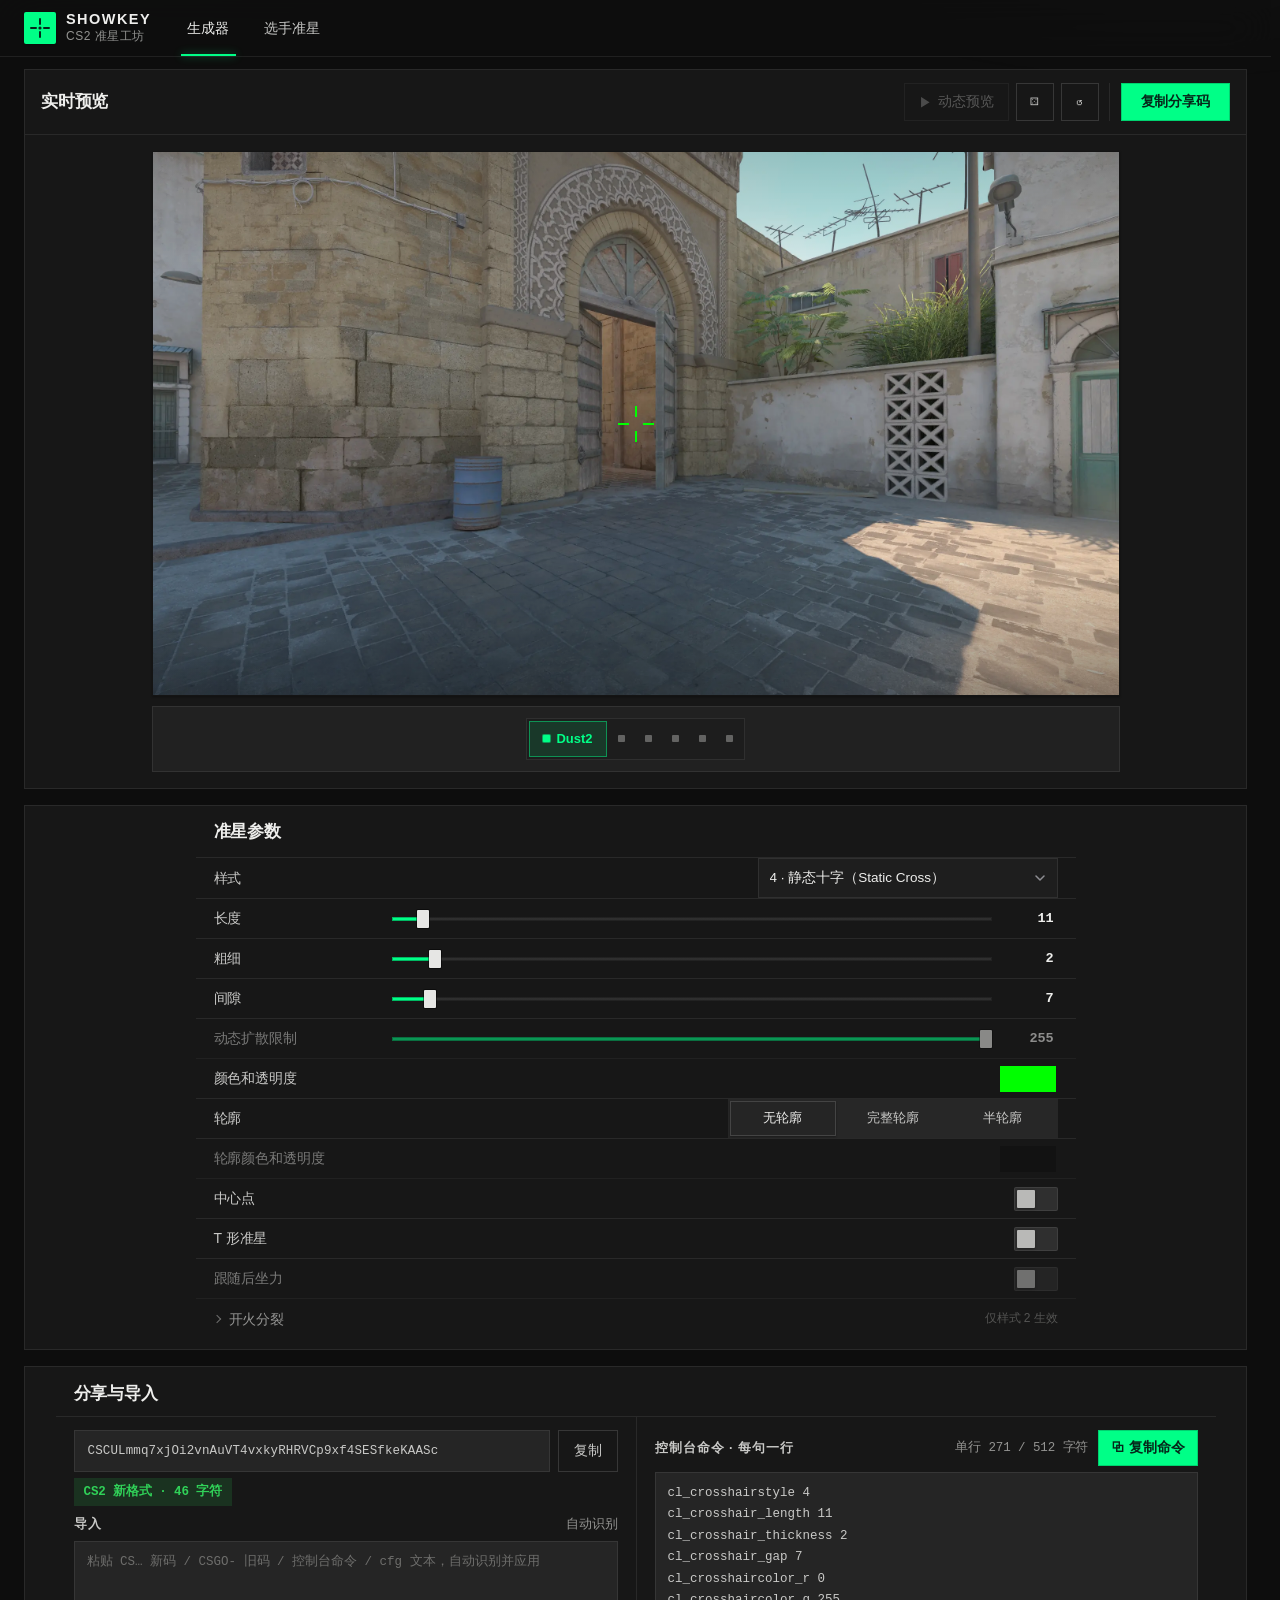
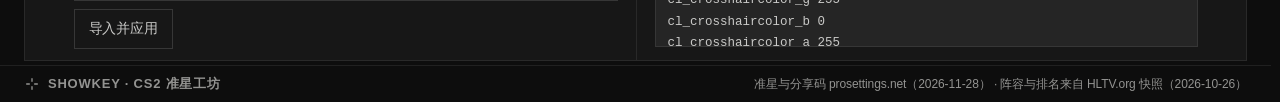
<file: index.html>
<!DOCTYPE html>
<html lang="zh-CN">
<head>
<meta charset="utf-8">
<meta http-equiv="Cache-Control" content="no-cache, no-store, must-revalidate">
<meta name="viewport" content="width=device-width, initial-scale=1, viewport-fit=cover">
<title>Showkey · CS2 准星工坊</title>
<meta name="description" content="逐像素对齐 CS2 2026 新版准星系统：10 种样式、像素刻度参数、实时 1:1 预览、分享码与控制台命令生成，以及 170 位职业选手准星库。">
<meta name="color-scheme" content="dark">
<meta name="theme-color" content="#0d0d0d">
<link rel="icon" href="data:image/svg+xml,%3Csvg xmlns='http://www.w3.org/2000/svg' viewBox='0 0 24 24'%3E%3Crect width='24' height='24' rx='2' fill='%2300ff87'/%3E%3Cpath d='M12 5v4M12 15v4M5 12h4M15 12h4' stroke='%2305271a' stroke-width='2' stroke-linecap='round'/%3E%3C/svg%3E">
<link rel="stylesheet" href="css/style.css?v=5831560">
</head>
<body>

<header class="topbar">
  <div class="topbar-inner">
    <a class="brand" href="#" aria-label="Showkey 首页">
      <span class="brand-logo" aria-hidden="true">
        <svg viewBox="0 0 24 24" width="24" height="24" fill="none" stroke="currentColor" stroke-width="2" stroke-linecap="round">
          <path d="M12 3v5M12 16v5M3 12h5M16 12h5"/>
          <circle cx="12" cy="12" r="1.6" fill="currentColor" stroke="none"/>
        </svg>
      </span>
      <h1 class="brand-name">SHOWKEY<span class="brand-sub">CS2 准星工坊</span></h1>
    </a>
    <nav class="tabs" id="viewTabs" role="tablist" aria-label="主导航">
      <button class="tab active" id="tab-generator" data-view="generator" role="tab" aria-selected="true" aria-controls="view-generator" tabindex="0">生成器</button>
      <button class="tab" id="tab-pros" data-view="pros" role="tab" aria-selected="false" aria-controls="view-pros" tabindex="-1">选手准星</button>
    </nav>
  </div>
</header>

<main>

  <!-- ============ 视图 1：生成器 ============ -->
  <section class="view" id="view-generator" role="tabpanel" aria-labelledby="tab-generator">
    <div class="gen-layout">

      <!-- 预览：页面第一视觉主体，置顶且尺寸最大 -->
      <div class="panel preview-panel">
        <div class="panel-head">
          <div class="ph-left">
            <h2 class="panel-title">实时预览</h2>
          </div>
          <div class="preview-actions">
            <div class="pa-group">
              <button class="btn btn-ghost" id="btnRecoil"><span class="btn-ico">▶</span>动态预览</button>
              <button class="btn btn-ghost btn-icon" id="btnRandom" title="随机准星" aria-label="随机准星">⚄</button>
              <button class="btn btn-ghost btn-icon" id="btnReset" title="重置为默认准星" aria-label="重置为默认准星">↺</button>
            </div>
            <div class="pa-group pa-group-primary">
              <button class="btn btn-primary" id="btnQuickCopy">复制分享码</button>
            </div>
          </div>
        </div>
        <div class="notice-bar" id="legacyNotice" hidden></div>
        <div class="preview-body">
          <div class="preview-stage" id="previewStage" tabindex="0" aria-label="准星实时预览">
            <img id="bgImg" src="assets/bg-dust2.webp" alt="">
            <canvas id="previewCanvas"></canvas>
            <div class="fire-meter" id="fireMeter">
              <span id="fmLabel">SPREAD</span>
              <span class="fm-track"><i id="fmBar"></i></span>
              <b id="fmVal">0%</b>
            </div>
            <div class="recoil-chip" id="recoilChip">开火中</div>
            <div class="stage-hint" id="stageHint" hidden>按住舞台 = 连发演示</div>
            <button class="stage-arrow left" id="bgPrev" aria-label="上一张背景">‹</button>
            <button class="stage-arrow right" id="bgNext" aria-label="下一张背景">›</button>
          </div>
          <div class="stage-rail">
            <div class="map-rail" id="mapDots"></div>
          </div>
        </div>
      </div>

      <div class="panel settings-panel">
          <div class="panel-head">
            <h2 class="panel-title">准星参数</h2>
          </div>
          <div class="settings-list">

            <div class="srow">
              <label class="srow-label" for="styleSel">样式</label>
              <div class="srow-ctrl">
                <select class="select" id="styleSel" aria-label="准星样式"></select>
              </div>
            </div>

            <div class="field srow">
              <div class="field-head"><label for="sLength" title="cl_crosshair_length">长度</label><span class="field-val" id="vLength">11</span></div>
              <input type="range" id="sLength" min="0" max="255" step="1" value="11">
            </div>

            <div class="field srow">
              <div class="field-head"><label for="sThickness" title="cl_crosshair_thickness">粗细</label><span class="field-val" id="vThickness">2</span></div>
              <input type="range" id="sThickness" min="0" max="32" step="1" value="2">
            </div>

            <div class="field srow">
              <div class="field-head"><label for="sGap" title="cl_crosshair_gap">间隙</label><span class="field-val" id="vGap">7</span></div>
              <input type="range" id="sGap" min="0" max="128" step="1" value="7">
            </div>

            <div class="field srow" id="spreadField">
              <div class="field-head"><label for="sSpread" title="cl_crosshair_dynamic_spread_limit">动态扩散限制</label><span class="field-val" id="vSpread">255</span></div>
              <input type="range" id="sSpread" min="0" max="255" step="1" value="255">
            </div>

            <div class="srow" id="colorRow">
              <span class="srow-label">颜色和透明度</span>
              <div class="srow-ctrl">
                <button type="button" class="color-trigger" id="colorTrigger" aria-haspopup="dialog" aria-controls="cpPop" aria-expanded="false">
                  <i class="cp-chip" id="colorChip" aria-hidden="true"></i>
                </button>
              </div>
            </div>

            <div class="srow">
              <span class="srow-label">轮廓</span>
              <div class="srow-ctrl">
                <div class="segmented" id="outlineSeg">
                  <button data-outline="0" title="cl_crosshair_drawoutline 0 · 不描边">无轮廓</button>
                  <button data-outline="1" title="cl_crosshair_drawoutline 1 · 四边都描 1px">完整轮廓</button>
                  <button data-outline="2" title="cl_crosshair_drawoutline 2 · 只描轮廓左上部分">半轮廓</button>
                </div>
              </div>
            </div>

            <div class="srow" id="outlineColorRow">
              <span class="srow-label">轮廓颜色和透明度</span>
              <div class="srow-ctrl">
                <button type="button" class="color-trigger" id="outlineColorTrigger" aria-haspopup="dialog" aria-controls="cpPop" aria-expanded="false">
                  <i class="cp-chip" id="outlineColorChip" aria-hidden="true"></i>
                </button>
              </div>
            </div>

            <div class="srow switch-row">
              <span class="srow-label" title="cl_crosshairdot">中心点</span>
              <div class="srow-ctrl"><label class="switch"><input type="checkbox" id="sDot"><span class="track"></span></label></div>
            </div>

            <div class="srow switch-row">
              <span class="srow-label" title="cl_crosshair_t">T 形准星</span>
              <div class="srow-ctrl"><label class="switch"><input type="checkbox" id="sT"><span class="track"></span></label></div>
            </div>

            <div class="srow switch-row" id="recoilRow">
              <span class="srow-label" title="cl_crosshair_recoil">跟随后坐力</span>
              <div class="srow-ctrl"><label class="switch"><input type="checkbox" id="sRecoil"><span class="track"></span></label></div>
            </div>

            <details class="collapse" id="splitCollapse">
              <summary>
                <span class="srow-label">开火分裂</span>
                <small>仅样式 2 生效</small>
              </summary>
              <div class="collapse-body">
                <div class="split-grid">
                  <div class="field">
                    <div class="field-head"><label for="sSplitDist" title="cl_crosshair_dynamic_splitdist">分裂距离</label><span class="field-val" id="vSplitDist">7</span></div>
                    <input type="range" id="sSplitDist" min="0" max="127" step="1" value="7">
                  </div>
                  <div class="field">
                    <div class="field-head"><label for="sInnerSplit" title="cl_crosshair_dynamic_splitalpha_innermod">内侧分裂透明度</label><span class="field-val" id="vInnerSplit">1</span></div>
                    <input type="range" id="sInnerSplit" min="0" max="1" step="0.01" value="1">
                  </div>
                  <div class="field">
                    <div class="field-head"><label for="sOuterSplit" title="cl_crosshair_dynamic_splitalpha_outermod">外侧分裂透明度</label><span class="field-val" id="vOuterSplit">0.5</span></div>
                    <input type="range" id="sOuterSplit" min="0.3" max="1" step="0.01" value="0.5">
                  </div>
                  <div class="field">
                    <div class="field-head"><label for="sSplitRatio" title="cl_crosshair_dynamic_maxdist_splitratio">分裂长度比例</label><span class="field-val" id="vSplitRatio">1</span></div>
                    <input type="range" id="sSplitRatio" min="0" max="1" step="0.01" value="1">
                  </div>
                </div>
              </div>
            </details>

          </div>
      </div>

      <!-- 分享与导入：参数区之后，页面纵向流的收尾 -->
      <div class="panel share-panel">
        <div class="panel-head">
          <h2 class="panel-title">分享与导入</h2>
        </div>

        <div class="share-body">
          <div class="share-col">
            <div class="code-row">
              <input id="shareCodeInput" readonly spellcheck="false" autocomplete="off" placeholder="CS… 新格式 46 位" aria-label="当前准星的分享码">
              <button class="btn btn-ghost btn-sm" id="btnCopyCode">复制</button>
            </div>
            <div class="code-meta">
              <span class="code-tag" id="codeFormat">等待输入</span>
            </div>
            <div class="notice-bar inset" id="legacyNoticeShare" hidden></div>

            <div class="paste-block import-block">
              <div class="paste-head">
                <span class="sub-title">导入</span>
                <span class="paste-len" id="importKind">自动识别</span>
              </div>
              <textarea id="importInput" spellcheck="false" rows="3" placeholder="粘贴 CS… 新码 / CSGO- 旧码 / 控制台命令 / cfg 文本，自动识别并应用" aria-label="导入：粘贴分享码或控制台命令"></textarea>
              <div class="import-actions">
                <button class="btn btn-ghost" id="btnImportCode">导入并应用</button>
                <div class="status-msg" id="statusImport"></div>
              </div>
            </div>
          </div>

          <div class="share-col cmd-col">
            <div class="paste-block cmd-block">
              <div class="paste-head cmd-head">
                <span class="sub-title">控制台命令 · 每句一行</span>
                <span class="paste-head-right">
                  <span class="paste-len" id="pasteLen"></span>
                  <button class="btn btn-primary btn-sm" id="btnCopyPaste">⧉ 复制命令</button>
                </span>
              </div>
              <textarea id="cfgOutput" readonly spellcheck="false" aria-label="控制台命令输出（只读）"></textarea>
              <div class="cmd-list" id="pasteExtra"></div>
            </div>
          </div>
        </div>
      </div>

    </div>

  </section>

  <!-- ============ 视图 2：选手准星 ============ -->
  <section class="view" id="view-pros" role="tabpanel" aria-labelledby="tab-pros" hidden>
    <div class="pros-head">
      <div class="pros-head-text">
        <h2>职业选手准星库</h2>
      </div>
      <div class="pros-stats" id="prosStats"></div>
    </div>
    <div class="pros-layout">
      <aside class="team-side">
        <div class="team-side-head">战队</div>
        <div class="team-list" id="teamList"></div>
      </aside>
      <div class="players-side">
        <div class="players-toolbar">
          <div class="search-box">
            <span class="search-icon" aria-hidden="true">
              <svg viewBox="0 0 24 24" width="17" height="17" fill="none" stroke="currentColor" stroke-width="2" stroke-linecap="round"><circle cx="11" cy="11" r="7"/><path d="m20 20-3.5-3.5"/></svg>
            </span>
            <input id="proSearch" type="search" placeholder="搜索选手（donk、ZywOo、m0NESY…）· 按 / 聚焦" autocomplete="off">
          </div>
          <select class="select mini" id="proRole" aria-label="按位置筛选">
            <option value="">全部位置</option>
            <option value="AWPer">AWPer</option>
            <option value="Rifler">Rifler</option>
            <option value="IGL">IGL</option>
          </select>
          <select class="select mini" id="proSort" aria-label="排序方式">
            <option value="default">默认排序</option>
            <option value="name">按名字</option>
            <option value="edpi">按 eDPI</option>
            <option value="team">按战队</option>
          </select>
          <span class="players-count" id="playersCount" role="status" aria-live="polite"></span>
        </div>
        <div class="team-detail" id="teamDetail" hidden></div>
        <div class="players-grid" id="proGrid"></div>
      </div>
    </div>
  </section>

</main>

<div class="cp-pop" id="cpPop" role="dialog" aria-modal="false" aria-labelledby="cpPopTitle" hidden>
  <div class="cp-pop-head">
    <h3 class="cp-pop-title" id="cpPopTitle">颜色和透明度</h3>
    <div class="cp-previews">
      <div class="cp-preview-box"><span>新</span><i class="cp-preview" id="cpNew" aria-hidden="true"></i></div>
      <div class="cp-preview-box"><span>当前</span><i class="cp-preview" id="cpCur" aria-hidden="true"></i></div>
    </div>
  </div>
  <div class="cp-pop-body">
    <div class="cp-stack">
      <div class="cp-sv" id="cpSV" role="slider" tabindex="0"
           aria-label="饱和度与明度：左右调饱和度，上下调明度"
           aria-valuemin="0" aria-valuemax="100" aria-valuenow="100" aria-valuetext="饱和度 100% · 明度 100%">
        <i class="cp-marker" id="cpSVMarker" aria-hidden="true"></i>
      </div>
      <div class="cp-slider cp-hue" id="cpHue" role="slider" tabindex="0" aria-label="色相"
           aria-valuemin="0" aria-valuemax="359" aria-valuenow="120" aria-valuetext="色相 120 度">
        <i class="cp-bar" id="cpHueMarker" aria-hidden="true"></i>
      </div>
      <div class="cp-slider cp-alpha" id="cpAlpha" role="slider" tabindex="0" aria-label="不透明度"
           aria-valuemin="0" aria-valuemax="255" aria-valuenow="255" aria-valuetext="不透明度 255">
        <i class="cp-bar" id="cpAlphaMarker" aria-hidden="true"></i>
      </div>
    </div>
    <div class="cp-pane">
      <label class="cp-field"><span>R</span><input type="number" id="nRed" min="0" max="255" step="1" value="0" inputmode="numeric" aria-label="颜色 R"></label>
      <label class="cp-field"><span>G</span><input type="number" id="nGreen" min="0" max="255" step="1" value="255" inputmode="numeric" aria-label="颜色 G"></label>
      <label class="cp-field"><span>B</span><input type="number" id="nBlue" min="0" max="255" step="1" value="0" inputmode="numeric" aria-label="颜色 B"></label>
      <label class="cp-field cp-field-wide"><span>#</span><input type="text" id="cpHexInput" value="#00FF00" maxlength="7" spellcheck="false" autocomplete="off" aria-label="颜色十六进制"></label>
      <label class="cp-field"><span>A</span><input type="number" id="nAlpha" min="0" max="255" step="1" value="255" inputmode="numeric" aria-label="颜色不透明度"></label>
    </div>
  </div>
  <div class="cp-pop-foot">
    <button type="button" class="btn btn-ghost btn-sm" id="cpCancel">取消</button>
    <button type="button" class="btn btn-primary btn-sm" id="cpAccept">接受</button>
  </div>
</div>

<footer class="footer">
  <div class="footer-inner">
    <span class="footer-brand">
      <svg viewBox="0 0 24 24" width="16" height="16" fill="none" stroke="currentColor" stroke-width="2" stroke-linecap="round"><path d="M12 4v4M12 16v4M4 12h4M16 12h4"/></svg>
      SHOWKEY · CS2 准星工坊
    </span>
    <span class="footer-note" id="footerNote"></span>
  </div>
</footer>

<button class="to-top" id="toTop" aria-label="回到顶部">↑</button>

<div class="overlay" id="playerModal" hidden>
  <div class="crosshair-modal" role="dialog" aria-modal="true" aria-labelledby="mName">
    <button class="modal-x" id="modalClose" aria-label="关闭">✕</button>
    <div class="modal-head">
      <div class="modal-player">
        <img id="mPlayerFace" class="m-playerface" alt="" decoding="async" hidden>
        <img id="mTeamLogo" class="m-teamlogo" alt="">
        <div>
          <div class="m-name" id="mName"></div>
          <div class="m-meta" id="mMeta"></div>
        </div>
      </div>
      <div class="m-current-code" id="mCode"></div>
    </div>
    <div class="modal-tabs" id="modalTabs" role="tablist" aria-label="详情分类">
      <button class="active" id="mtabBtn-xhair" data-mtab="xhair" role="tab" aria-selected="true" aria-controls="mtab-xhair" tabindex="0">准星</button>
      <button id="mtabBtn-info" data-mtab="info" role="tab" aria-selected="false" aria-controls="mtab-info" tabindex="-1">选手信息</button>
    </div>

    <div class="mtab" id="mtab-xhair" role="tabpanel" aria-labelledby="mtabBtn-xhair">
      <div class="m-current">
        <div class="m-preview" id="mPreview">
          <canvas id="mPreviewCanvas" width="156" height="156"></canvas>
          <button class="m-dyn-play" id="mDynPlay" hidden aria-label="播放开火动画">▶</button>
        </div>
        <div class="m-side">
          <div class="m-side-title">当前准星 <span class="m-kind" id="mKind"></span></div>
          <div class="m-btns">
            <button class="btn btn-primary" id="mApply">应用到生成器</button>
            <button class="btn btn-ghost" id="mCopyCode">复制分享码</button>
          </div>
          <div id="mActions"></div>
          <div class="m-params" id="mParams"></div>
        </div>
      </div>
      <div class="m-history">
        <div class="m-history-title">历史版本 <small>按官方比赛检测记录收集 · 含当前最新一版 · 同样按新旧准星规则处理</small></div>
        <div class="m-history-list" id="mHistoryList"></div>
      </div>
    </div>

    <div class="mtab" id="mtab-info" role="tabpanel" aria-labelledby="mtabBtn-info" hidden>
      <div class="m-data" id="mData"></div>
      <div class="m-foot"><a class="m-source" id="mSource" target="_blank" rel="noopener">数据来源 ↗</a></div>
    </div>
  </div>
</div>

<div class="overlay" id="convertModal" hidden>
  <div class="convert-dialog" role="dialog" aria-modal="true" aria-labelledby="cvTitle">
    <button class="modal-x" id="cvClose" aria-label="关闭">✕</button>
    <div class="cv-head">
      <span class="cv-tag">旧码转换</span>
      <h3 id="cvTitle">复制转换码</h3>
    </div>
    <p class="cv-lead">游戏已拒绝导入旧格式码。下面是转换后的新码，它与原始码存在差异，不代表选手当前设置。</p>
    <div class="cv-meta" id="cvMeta"></div>
    <ul class="cv-diff" id="cvDiff"></ul>
    <div class="cv-code" id="cvCode"></div>
    <details class="cv-orig">
      <summary>查看原始码（游戏已不支持）</summary>
      <div class="cv-orig-row"><code id="cvOrig"></code></div>
    </details>
    <div class="cv-actions">
      <button class="btn btn-ghost" id="cvCancel">取消</button>
      <button class="btn btn-primary" id="cvConfirm">我了解，复制转换码</button>
    </div>
  </div>
</div>

<div id="toast" role="status" aria-live="polite" aria-atomic="true"></div>

<script src="js/core-alphabet.js?v=5831560"></script>
<script src="js/core-layouts.js?v=5831560"></script>
<script src="js/core-codec.js?v=5831560"></script>
<script src="js/core-legacy.js?v=5831560"></script>
<script src="js/core-convert.js?v=5831560"></script>
<script src="js/core-convars.js?v=5831560"></script>
<script src="js/render-model.js?v=5831560"></script>
<script src="js/render-canvas.js?v=5831560"></script>
<script src="js/codec.js?v=5831560"></script>
<script src="js/players.js?v=5831560"></script>
<script src="js/hltv-teams.js?v=5831560"></script>
<script src="js/app.js?v=5831560"></script>
</body>
</html>
</file>
<file: css/style.css>
/* ================= Showkey · CS2 准星工坊 — 设计系统 v10 =================
 * 结构：令牌 → 基础 → 顶栏 → 骨架 → 原子件 → 生成器 → 参数面板
 *      → 分享面板 → 选手库 → 弹窗 → 悬浮件 → 响应式
 * 原则：预览恒为 1:1 原生像素；面板密度优先；层次只靠 hairline 与三级阴影。
 * ====================================================================== */

/* ---------- 1 设计令牌 ---------- */
:root {
  color-scheme: dark;

  --font-ui: -apple-system, BlinkMacSystemFont, "SF Pro Text", "Segoe UI Variable Text",
    "Segoe UI", "PingFang SC", "Hiragino Sans GB", "Microsoft YaHei", "Noto Sans SC", sans-serif;
  --font-display: "SF Pro Display", -apple-system, BlinkMacSystemFont, "Segoe UI Variable Display",
    "Segoe UI", "PingFang SC", "Microsoft YaHei", sans-serif;
  --font-mono: ui-monospace, "SF Mono", "JetBrains Mono", "Cascadia Mono", "Roboto Mono", Menlo, Consolas, monospace;

  --r-xs: 0px;
  --r-sm: 0px;
  --r-md: 0px;
  --r-lg: 0px;
  --r-xl: 0px;
  --r-2xl: 0px;
  --r-pill: 0px;

  --s1: 4px;
  --s2: 8px;
  --s3: 12px;
  --s4: 16px;
  --s5: 20px;
  --s6: 24px;
  --s7: 32px;
  --s8: 40px;
  --s9: 56px;

  --ease: cubic-bezier(.4, 0, .2, 1);
  --ease-out: cubic-bezier(.22, 1, .36, 1);
  --spring: cubic-bezier(.32, .72, 0, 1);
  --spring-soft: cubic-bezier(.16, 1, .3, 1);
  --dur: .18s;
  --dur-2: .34s;

  --shell: 1680px;
  --panel-radius: 0px;
  --stage-radius: 0px;

  --bg: #0d0d0d;
  --bg-elevated: #131313;
  --surface-1: #171717;
  --surface-2: #1d1d1d;
  --surface-3: #252525;
  --input-bg: rgba(255, 255, 255, .06);
  /* 下拉框必须是「不透明」底色：Chromium 的 select 弹出层背景直接取自元素
     自身的 background-color，半透明会被合成成浅灰，配 --label 近白文字就看不清。 */
  --field-bg: #1e1e1e;
  --field-bg-hover: #272727;

  --label: #eeeeec;
  --label-2: #c9c9c7;
  --label-3: #939391;
  --label-4: #6e6e6c;

  --separator: rgba(130, 130, 130, .30);
  --separator-opaque: #2a2a2a;
  --fill-1: rgba(255, 255, 255, .12);
  --fill-2: rgba(255, 255, 255, .10);
  --fill-3: rgba(255, 255, 255, .085);
  --fill-4: rgba(255, 255, 255, .07);
  --fill-5: rgba(255, 255, 255, .045);

  --material: rgba(15, 15, 15, .78);
  --material-thick: rgba(19, 19, 19, .94);

  --accent: #00ff87;
  /* 荧光绿在近黑底上对比 10+，填充与文字复用同一个值（CS2 设置菜单强调色） */
  --accent-text: #00ff87;
  --accent-2: #4dffb0;
  --accent-ink: #05271a;
  --accent-soft: rgba(0, 255, 135, .12);
  --accent-line: rgba(0, 255, 135, .45);
  --accent-glow: 0 0 18px rgba(0, 255, 135, .18);

  /* 警示琥珀（旧码/迁移提示）：统一从这两个令牌取，不再散落硬编码 */
  --warn-soft: rgba(255, 214, 10, .10);
  --warn-line: rgba(255, 214, 10, .26);

  --blue: #0a84ff;
  --green: #30d158;
  --red: #ff453a;
  --yellow: #ffd60a;
  --teal: #40c8e0;
  --purple: #bf5af2;
  /* 颜色通道标签（R/G/B）是文字，必须对比达标：暗色下这三档在 --surface-2 上 6.2/9.5/5.7 */
  --rgb-r: #ff6961;
  --rgb-g: #4cd964;
  --rgb-b: #6d8dff;

  --hairline: rgba(255, 255, 255, .08);
  --hairline-strong: rgba(255, 255, 255, .14);
  --focus-ring: rgba(0, 255, 135, .50);
  --scrollbar: rgba(255, 255, 255, .16);

  --shadow-1: 0 1px 2px rgba(0, 0, 0, .34);
  --shadow-2: 0 6px 20px -10px rgba(0, 0, 0, .7);
  --shadow-3: 0 28px 72px -24px rgba(0, 0, 0, .9);

  --xhair-bg: radial-gradient(120% 120% at 50% 0%, #2d2d2d 0%, #212121 55%, #161616 100%);
  --xhair-grid: rgba(255, 255, 255, .05);
  --xhair-line: rgba(255, 255, 255, .10);
}

/* ---------- 2 基础 ---------- */
* { margin: 0; padding: 0; box-sizing: border-box; }
/* scrollbar-gutter: 页面在「一屏不滚动」与「需要滚动」之间切换时，不产生 9px 的横向跳动 */
html { scroll-behavior: smooth; -webkit-text-size-adjust: 100%; scrollbar-gutter: stable; }
body {
  min-height: 100vh;
  font-family: var(--font-ui);
  font-size: 15px;
  line-height: 1.6;
  letter-spacing: -.006em;
  font-variant-numeric: tabular-nums;
  font-feature-settings: "tnum" 1, "cv01" 1;
  color: var(--label);
  background: var(--bg);
  -webkit-font-smoothing: antialiased;
  -moz-osx-font-smoothing: grayscale;
  overflow-x: hidden;
  /* body 才是滚动容器（overflow-x:hidden 会隐含 overflow-y:auto），
     预留滚动条槽位，切到需要滚动的视图时内容不会横向跳 9px */
  scrollbar-gutter: stable;
  position: relative;
}
body::before {
  content: "";
  position: fixed;
  inset: -20% -10% auto -10%;
  height: 62vh;
  pointer-events: none;
  z-index: 0;
  /* CS2 设置菜单的中性暗底：只留极弱的顶部受光 + 一丝强调绿，不再有彩色光晕 */
  background:
    radial-gradient(52% 60% at 18% 0%, rgba(0, 255, 135, .045), transparent 72%),
    radial-gradient(46% 58% at 84% 6%, rgba(255, 255, 255, .03), transparent 74%);
  filter: blur(10px);
}
::selection { background: var(--accent); color: var(--accent-ink); }
a { color: inherit; text-decoration: none; }
img { display: block; max-width: 100%; }
button {
  font: inherit;
  color: inherit;
  background: none;
  border: 0;
  cursor: pointer;
}
input, select, textarea {
  font: inherit;
  color: inherit;
  caret-color: var(--accent-2);
  accent-color: var(--accent-text);
}
input::placeholder, textarea::placeholder { color: var(--label-4); }
p, .field-note, .td-foot, .footer-note { text-wrap: pretty; }
:focus-visible {
  outline: 2px solid var(--focus-ring);
  outline-offset: 2px;
  border-radius: var(--r-sm);
}
main { position: relative; z-index: 1; }

/* ---------- 3 顶栏 ---------- */
.topbar {
  position: sticky;
  top: 0;
  z-index: 90;
  background: var(--material);
  backdrop-filter: saturate(180%) blur(22px);
  -webkit-backdrop-filter: saturate(180%) blur(22px);
  border-bottom: 1px solid var(--hairline);
}
.topbar-inner {
  max-width: var(--shell);
  margin: 0 auto;
  height: 56px;
  padding: 0 var(--s6);
  display: flex;
  align-items: center;
  gap: var(--s5);
}
.brand { display: inline-flex; align-items: center; gap: 10px; flex: none; }
.brand-logo {
  width: 32px; height: 32px;
  display: grid; place-items: center;
  border-radius: 2px;
  color: var(--accent-ink);
  background: var(--accent);
  box-shadow: 0 1px 2px rgba(0, 0, 0, .3);
  transition: transform .6s var(--spring-soft), box-shadow var(--dur) var(--ease);
}
.brand:hover .brand-logo { transform: rotate(90deg); box-shadow: 0 2px 10px -2px var(--accent-line); }
/* 站点标题做成 h1 以补全文档大纲（原站 0 个 h1），字号/字重仍由 .brand-name 控制 */
.brand-name {
  display: flex;
  flex-direction: column;
  font-family: var(--font-display);
  font-size: 14.5px;
  font-weight: 720;
  letter-spacing: .10em;
  line-height: 1.1;
}
.brand-name .brand-sub {
  font-family: var(--font-ui);
  font-size: 12px;
  font-weight: 500;
  letter-spacing: .04em;
  color: var(--label-3);
  margin-top: 2px;
}
/* CS2 设置菜单式页签：无容器底、直角文字按钮，激活态为底部绿色指示线 */
.tabs {
  display: flex;
  gap: 2px;
  padding: 0;
  border-radius: 0;
  background: transparent;
  box-shadow: none;
  align-self: stretch;
}
.tab {
  position: relative;
  flex: none;
  white-space: nowrap;
  padding: 8px 16px;
  border-radius: 0;
  font-size: 14px;
  font-weight: 580;
  letter-spacing: .01em;
  color: var(--label-2);
  transition: color var(--dur) var(--ease), background var(--dur) var(--ease);
}
.tab:hover { color: var(--label); }
.tab:active { background: var(--fill-5); }
.tab.active { color: var(--label); background: transparent; box-shadow: none; }
.tab.active::after {
  content: "";
  position: absolute;
  left: 10px; right: 10px; bottom: 0;
  height: 2px;
  background: var(--accent);
  box-shadow: 0 0 8px var(--accent-line);
}
.nav-right { margin-left: auto; display: flex; align-items: center; gap: var(--s2); }
.ico { display: block; }

/* ---------- 4 布局骨架 ---------- */
.view {
  max-width: var(--shell);
  margin: 0 auto;
  padding: var(--s3) var(--s6) 0;
}
@keyframes viewIn { from { opacity: 0; transform: translateY(8px); } to { opacity: 1; transform: none; } }
/* 入场：面板按顺序轻微上浮，形成一次呼吸；离开/切换视图时只重放一次 */
.view:not([hidden]) > :not(.gen-layout) { animation: viewIn .42s var(--spring-soft) both; }
.view:not([hidden]) > :not(.gen-layout):nth-child(2) { animation-delay: .055s; }
.view:not([hidden]) > :not(.gen-layout):nth-child(3) { animation-delay: .11s; }
.gen-layout > .panel { animation: viewIn .42s var(--spring-soft) both; }
.gen-layout > .settings-panel { animation-delay: .05s; }
.gen-layout > .share-panel { animation-delay: .1s; }
.view[hidden] { display: none; }

/* 首页：上下单列 —— 预览（第一视觉 hero）→ 准星参数（全宽编辑式列表）→ 分享与导入。
 * 整页自然上下滚动：不锁定视口、不做面板内部滚动。 */
.gen-layout {
  display: flex;
  flex-direction: column;
  gap: var(--s4);
}
.gen-layout > .panel { min-width: 0; }

/* ≥1360px：左右视图 —— 左列「实时预览 + 分享与导入」纵叠，右列参数卡片。
 * 两列互相撑满：分享区的命令输出吸收左列剩余高度，参数卡片均匀伸展填满右列，
 * 列底不留空白。预览恒定一个形态（无吸附、无收缩）。
 * 用 .gen-layout > 提高特异性：基础 .panel 的 position:relative（面板 ::before 受光层需要）
 * 同特异性且更靠后，会覆盖同名的低特异性规则。 */
@media (width >= 1380px) {
  .gen-layout {
    display: grid;
    grid-template-columns: minmax(520px, clamp(560px, 44vw, 900px)) minmax(0, 1fr);
    grid-template-areas:
      "preview settings"
      "share   share";
    grid-template-rows: auto auto;
  }
  .gen-layout > .preview-panel { grid-area: preview; }
  /* 预览卡片不随右列参数高度伸缩：展开「开火分裂」只长参数列，预览尺寸恒定。
     这一行是「展开折叠面板撑大实时预览」问题的根治点。 */
  .gen-layout > .preview-panel { align-self: start; }
  .gen-layout > .settings-panel { grid-area: settings; }
  .gen-layout > .share-panel { grid-area: share; }
  /* 分享与导入通栏：两列并排（分享码 / 导入 ｜ 控制台命令），不再挤压成单列 */
  .gen-layout > .share-panel .share-body { max-width: 1240px; }
  .gen-layout > .share-panel > .panel-head { max-width: 1240px; }
  .gen-layout > .share-panel #cfgOutput { min-height: 148px; }
}

/* 参数面板：游戏设置式行列表（左标签 / 右控件），行规则集中在第 8 节 */
.settings-panel { display: flex; flex-direction: column; min-width: 0; }

/* 分享与导入：双栏（分享码+导入 | 控制台命令），窄屏自动纵叠 */
.share-panel { display: flex; flex-direction: column; min-width: 0; }

/* ---------- 5 按钮 ---------- */
.btn {
  display: inline-flex;
  align-items: center;
  justify-content: center;
  gap: 6px;
  padding: 9px 15px;
  border-radius: 0;
  font-size: 13.5px;
  font-weight: 580;
  letter-spacing: -.008em;
  white-space: nowrap;
  color: var(--label);
  background: var(--fill-4);
  box-shadow: inset 0 0 0 1px var(--hairline);
  transition: background var(--dur) var(--ease), transform var(--dur) var(--spring), color var(--dur) var(--ease), box-shadow var(--dur) var(--ease);
}
.btn:hover { background: var(--fill-3); box-shadow: inset 0 0 0 1px var(--hairline-strong); }
.btn:active { transform: scale(.97); }
.btn-primary {
  color: var(--accent-ink);
  font-weight: 640;
  background: var(--accent);
  box-shadow: inset 0 0 0 1px rgba(0, 0, 0, .18);
}
.btn-primary:hover { background: var(--accent-2); box-shadow: inset 0 0 0 1px rgba(0, 0, 0, .18); }
.btn-primary.is-done {
  background: var(--green);
  color: #04170a;
}
.btn-ghost {
  color: var(--label-2);
  background: transparent;
  box-shadow: inset 0 0 0 1px var(--separator);
}
.btn-ghost:hover { color: var(--label); background: var(--fill-5); }
.btn-sm { padding: 7px 13px; font-size: 13.5px; border-radius: 0; }
/* 图标按钮（随机/重置等次级动作收成方形，title/aria-label 提供语义） */
.btn-icon {
  width: 38px;
  min-width: 0;
  padding: 0;
  border-radius: 0;
  font-size: 15px;
  line-height: 1;
}
.btn[disabled] { opacity: .36; cursor: not-allowed; transform: none; }
.btn-ico {
  /* 图标比文字略小是排版惯例，但 11px 在 2× 屏上已经糊；用 12px + 字距微调保持视觉轻量 */
  font-size: 12px;
  line-height: 1;
  opacity: .82;
  font-feature-settings: "tnum" 0;
}
.btn.is-playing {
  color: var(--accent-text);
  background: var(--accent-soft);
  box-shadow: inset 0 0 0 1px var(--accent-line), var(--accent-glow);
}

/* ---------- 6 面板 ---------- */
.panel {
  position: relative;
  background: var(--surface-1);
  border: 1px solid var(--hairline);
  border-radius: var(--panel-radius);
  box-shadow: none;
  overflow: hidden;
}
.panel > * { position: relative; z-index: 1; }
.panel-head {
  display: flex;
  align-items: center;
  justify-content: space-between;
  gap: var(--s3);
  padding: 11px 16px;
  border-bottom: 1px solid var(--hairline);
  background: transparent;
  flex-wrap: wrap;
  row-gap: 6px;
}
.panel-title {
  font-family: var(--font-display);
  font-size: 15.5px;
  font-weight: 660;
  letter-spacing: -.012em;
}
.ph-left { display: flex; align-items: baseline; gap: var(--s2); flex-wrap: wrap; min-width: 0; }

/* ---------- 7 生成器：预览栏（1:1 原生像素） ---------- */
.preview-panel { display: flex; flex-direction: column; }
/* 内距由下方「预览面板头部」统一给（13px 18px），这里只补分隔线 */
.preview-panel .panel-head { border-bottom: 1px solid var(--hairline); }
/* 预览主体：居中限宽列 —— 舞台、地图轨同一条视觉中轴 */
.preview-body {
  display: flex;
  flex-direction: column;
  width: 100%;
  padding: var(--s4) var(--s4) var(--s4);
  min-height: 0;
  flex: 1 1 auto;
}
.preview-stage {
  position: relative;
  width: 100%;
  cursor: crosshair;
  /* 16:9 恒定取景：与背景素材同比例，场景完整呈现、与游戏画面构图一致 */
  aspect-ratio: 16 / 9;
  flex: none;
  border-radius: var(--r-md);
  overflow: hidden;
  background: #000;
  border: 1px solid var(--hairline);
  box-shadow: var(--shadow-1), inset 0 1px 0 rgba(255, 255, 255, .05);
  user-select: none;
  isolation: isolate;
  outline: none;
}
/* 769-1379（上下堆叠的桌面/平板档）：舞台限宽 720 居中，避免通栏大屏。
 * 用区间语法 width < 1380 —— 整数边界在 dpr 浮点误差下（如 1280 设备像素 ≈ 1279.99996 CSS px）
 * max-width: 1379px 这类整數边界会失配，< 1380px 恒稳。 */
@media (769px <= width < 1380px) {
  .preview-body { max-width: 1000px; margin-inline: auto; }
}
.preview-stage:focus-visible {
  box-shadow: inset 0 0 0 2px var(--accent-line);
}
.preview-stage img {
  position: absolute;
  inset: 0;
  width: 100%; height: 100%;
  object-fit: cover;
  filter: saturate(1.02) brightness(.92);
  /* 16:9 舞台不再裁切背景后，源图底缘的水印会露出：轻微放大裁掉最底 3% */
  transform: scale(1.045);
  transform-origin: 50% 40%;
}
.preview-stage::before {
  content: "";
  position: absolute;
  inset: 0;
  z-index: 1;
  pointer-events: none;
  background:
    radial-gradient(125% 108% at 50% 46%, transparent 54%, rgba(0, 0, 0, .42) 100%),
    linear-gradient(180deg, rgba(0, 0, 0, .18), transparent 22%, transparent 74%, rgba(0, 0, 0, .34));
}
.preview-stage canvas {
  position: absolute;
  inset: 0;
  width: 100%; height: 100%;
  z-index: 2;
}

/* 舞台角标已整体移除（2026-10-24）：准星渲染恒为 1:1 原生像素（与游戏一致），
 * 无需文字标注；背景是缩放的装饰性底图。 */

.stage-arrow {
  position: absolute;
  top: 50%;
  transform: translateY(-50%) scale(.92);
  z-index: 4;
  width: 42px; height: 42px;
  display: grid;
  place-items: center;
  border-radius: 2px;
  font-size: 23px;
  color: #fff;
  background: rgba(20, 20, 20, .62);
  backdrop-filter: saturate(160%) blur(12px);
  -webkit-backdrop-filter: saturate(160%) blur(12px);
  box-shadow: inset 0 0 0 1px rgba(255, 255, 255, .14);
  opacity: 0;
  transition: opacity var(--dur) var(--ease), transform var(--dur) var(--ease);
}
.stage-arrow.left { left: 12px; }
.stage-arrow.right { right: 12px; }
.preview-stage:hover .stage-arrow,
.preview-stage:focus-within .stage-arrow { opacity: 1; transform: translateY(-50%) scale(1); }
@media (hover: none) { .stage-arrow { opacity: .8; } }

.fire-meter {
  position: absolute;
  left: 50%; top: 12px;
  transform: translateX(-50%) translateY(-3px);
  z-index: 4;
  display: flex;
  align-items: center;
  gap: 9px;
  padding: 7px 14px;
  border-radius: var(--r-pill);
  font-family: var(--font-mono);
  font-size: 13px;
  letter-spacing: .07em;
  color: rgba(255, 255, 255, .68);
  background: rgba(16, 16, 18, .58);
  backdrop-filter: blur(12px);
  -webkit-backdrop-filter: blur(12px);
  box-shadow: inset 0 0 0 1px rgba(255, 255, 255, .1);
  opacity: 0;
  pointer-events: none;
  transition: opacity var(--dur) var(--ease), transform var(--dur) var(--ease);
}
.fire-meter.show { opacity: 1; transform: translateX(-50%) translateY(0); }
.fm-track {
  width: 84px; height: 5px;
  border-radius: 0;
  overflow: hidden;
  background: rgba(255, 255, 255, .16);
}
.fm-track i {
  display: block;
  height: 100%;
  transform: scaleX(0);
  transform-origin: left center;
  background: linear-gradient(90deg, #30d158, #ffd60a 62%, #ff453a);
}
.fire-meter b {
  min-width: 24px;
  text-align: right;
  font-weight: 650;
  color: rgba(255, 255, 255, .92);
}

.recoil-chip {
  position: absolute;
  left: 12px; bottom: 12px;
  z-index: 4;
  padding: 7px 14px;
  border-radius: 0;
  font-size: 13px;
  font-weight: 700;
  letter-spacing: .1em;
  color: #fff;
  background: var(--red);
  box-shadow: 0 3px 12px rgba(255, 69, 58, .42);
  display: none;
  pointer-events: none;
}
.recoil-chip.show { display: block; animation: pulse 1.3s var(--ease) infinite; }
@keyframes pulse { 0%, 100% { opacity: 1; } 50% { opacity: .6; } }
/* 舞台交互提示签：动态样式时提示「按住舞台连发」，右下角与左下的 SPREAD 表对称 */
.stage-hint {
  position: absolute;
  right: 12px; bottom: 12px;
  z-index: 4;
  padding: 6px 12px;
  border-radius: var(--r-pill);
  font-size: 12px;
  font-weight: 600;
  color: rgba(255, 255, 255, .92);
  background: rgba(16, 16, 18, .55);
  backdrop-filter: saturate(160%) blur(12px);
  -webkit-backdrop-filter: saturate(160%) blur(12px);
  box-shadow: inset 0 0 0 1px rgba(255, 255, 255, .1);
  pointer-events: none;
}
.stage-hint[hidden] { display: none; }

/* 滑杆拖拽数值气泡：跟随拇指浮出，松手淡出 */
#rangeBubble {
  position: fixed;
  z-index: 200;
  transform: translateX(-50%);
  padding: 4px 10px;
  border-radius: 0;
  font-family: var(--font-mono);
  font-variant-numeric: tabular-nums;
  font-size: 13px;
  font-weight: 700;
  color: var(--accent-ink);
  background: var(--accent);
  box-shadow: 0 4px 14px rgba(0, 0, 0, .35);
  pointer-events: none;
  opacity: 0;
  transition: opacity .14s var(--ease), left 60ms linear, top 60ms linear;
}
#rangeBubble.show { opacity: 1; }

/* 主视图/主题切换：View Transitions 交叉淡化收敛到 220ms（默认 ~250ms 且带轻微位移观感） */
::view-transition-old(root),
::view-transition-new(root) { animation-duration: .22s; }

/* 舞台底部信息条：准星读数 + 地图切换，统一在面板内部，不再压住画面 */
.stage-rail {
  display: flex;
  align-items: center;
  gap: var(--s4);
  min-height: 56px;
  margin-top: 10px;
  padding: 11px 18px;
  border: 1px solid var(--hairline);
  border-radius: var(--r-md);
  background: var(--fill-5);
  flex-wrap: nowrap;
  justify-content: center;
}
.map-rail {
  display: flex;
  align-items: center;
  gap: 2px;
  flex: none;
  flex-wrap: nowrap;
  padding: 3px;
  border-radius: var(--r-pill);
  background: var(--surface-2);
  box-shadow: inset 0 0 0 1px var(--hairline);
}
.map-rail button {
  display: inline-flex;
  align-items: center;
  gap: 6px;
  padding: 8px 14px;
  border-radius: var(--r-pill);
  font-size: 13px;
  font-weight: 560;
  color: var(--label-3);
  transition: color var(--dur) var(--ease), background var(--dur) var(--ease);
}
.map-rail button .dot {
  width: 7px; height: 7px;
  border-radius: 1px;
  background: currentColor;
  opacity: .6;
  transition: opacity var(--dur) var(--ease), transform var(--dur) var(--spring);
  flex: none;
}
/* 未选中的地图只留圆点，把整条信息栏的宽度让给读数 */
.map-rail button .txt {
  display: none;
  max-width: 0;
  overflow: hidden;
}
.map-rail button.active .txt {
  display: inline;
  max-width: none;
  animation: mapNameIn .26s var(--ease-out) both;
}
.map-rail button.active .dot { opacity: 1; transform: scale(1.15); }
.map-rail button:not(.active) { padding: 8px 9px; }
@keyframes mapNameIn { from { opacity: 0; transform: translateX(-3px); } to { opacity: 1; transform: none; } }
.map-rail button:hover { color: var(--label-2); }
.map-rail button.active {
  color: var(--accent-text);
  background: var(--accent-soft);
  box-shadow: inset 0 0 0 1px var(--accent-line);
}

/* 预览面板头部：标题在左，动作按钮在右（同一行，不再占独立一行）；
 * 左右分栏时头部随预览列宽度自适应，空间不足自动换行 */
.preview-panel .panel-head {
  width: 100%;
  padding: 13px 16px;
  flex-wrap: wrap;
  row-gap: 10px;
  gap: var(--s3);
}
.preview-panel .panel-title { font-size: 17px; }
.preview-actions {
  display: flex;
  align-items: center;
  justify-content: flex-end;
  gap: 10px;
  margin-left: auto;
  padding: 0;
  flex-wrap: wrap;
  row-gap: 8px;
}
.pa-group { display: flex; align-items: center; gap: 7px; min-width: 0; }
.pa-group + .pa-group { padding-left: 11px; border-left: 1px solid var(--hairline); }
/* 主按钮放大：32 → 38 高，内距与字号同步上调 */
.preview-actions .btn { height: 38px; padding: 0 15px; font-size: 13.5px; border-radius: 0; }
.preview-actions .btn-primary { padding: 0 20px; }
.preview-actions .btn-ico { font-size: 13px; }

/* ---------- 8 参数面板：游戏设置式行列表 ----------
 * 一行一个设置：[标签 左] [控件/数值 右]，行间发丝线分隔；没有分组标题、没有卡片。
 * 展开「开火分裂」只是往列表里追加子行，不改变其它任何面板的高度。 */
.settings-panel {
  padding-bottom: 10px;
  --row-h: 40px;
  --row-label-w: clamp(112px, 13vw, 168px);
}
/* 面板头部与列表同宽同轴 */
.settings-panel > .panel-head {
  width: 100%;
  max-width: 880px;
  margin: 0 auto;
  padding: 12px 18px;
}
.settings-panel > .panel-head .panel-title { font-size: 17px; }

.settings-list {
  width: 100%;
  max-width: 880px;
  margin: 0 auto;
  display: flex;
  flex-direction: column;
}
.settings-list > :last-child { border-bottom: 0; }

/* 通用行：标签 | 控件 */
.srow {
  display: grid;
  grid-template-columns: var(--row-label-w) minmax(0, 1fr);
  align-items: center;
  gap: var(--s3);
  min-height: var(--row-h);
  padding: 0 18px;
  border-bottom: 1px solid var(--hairline);
}
.srow-label {
  font-size: 14px;
  font-weight: 540;
  color: var(--label-2);
  letter-spacing: -.004em;
}
.srow-ctrl {
  display: flex;
  align-items: center;
  justify-content: flex-end;
  gap: 10px;
  min-width: 0;
}
.srow.is-dim { opacity: .55; }

/* 行内下拉：收到行尺度，右对齐 */
.settings-list .select {
  width: 100%;
  max-width: 300px;
  margin: 0;
  padding: 9px 34px 9px 12px;
  font-size: 13.5px;
}
/* 行内分段控件 */
.settings-list .segmented {
  width: 100%;
  max-width: 330px;
  margin: 0;
  padding: 2px;
}
.settings-list .segmented button { padding: 7px 10px; font-size: 13px; }

/* 滑杆行：[标签 | 滑杆 | 数值] 三列，标签列与通用行同宽 → 全局纵向对齐 */
.settings-panel .field {
  display: grid;
  grid-template-columns: var(--row-label-w) minmax(0, 1fr) 54px;
  align-items: center;
  gap: var(--s3);
  margin: 0;
  min-height: var(--row-h);
  padding: 0 18px;
  border-bottom: 1px solid var(--hairline);
}
.settings-panel .field > .field-head { display: contents; }
.settings-panel .field > .field-head label { grid-column: 1; grid-row: 1; font-size: 14px; }
.settings-panel .field > input[type="range"] { grid-column: 2; grid-row: 1; width: 100%; min-width: 0; }
.settings-panel .field .field-val { grid-column: 3; grid-row: 1; justify-self: end; }
.settings-panel .field .val-edit { width: 100%; max-width: 54px; }

/* 开关行：复用 .srow 的标签列，只把控件收到右端 */
.settings-list .switch-row {
  display: grid;
  grid-template-columns: var(--row-label-w) minmax(0, 1fr);
  align-items: center;
  gap: var(--s3);
  min-height: var(--row-h);
  margin: 0;
  padding: 0 18px;
  border-bottom: 1px solid var(--hairline);
}

/* 颜色行：色块按钮 —— 点开同一个二级调色盘（主色 / 轮廓色共用） */
.color-trigger {
  display: inline-flex;
  align-items: center;
  padding: 2px;
  border: 0;
  background: transparent;
  cursor: pointer;
}
.color-trigger:focus-visible { outline: 2px solid var(--focus-ring); outline-offset: 2px; }
.color-trigger:hover .cp-chip { box-shadow: inset 0 0 0 1px var(--hairline-strong), 0 0 0 2px var(--accent-soft); }
.color-trigger[disabled] { opacity: .35; cursor: not-allowed; }
.color-trigger[disabled]:hover .cp-chip { box-shadow: inset 0 0 0 1px var(--hairline); }
.cp-chip {
  position: relative;
  display: block;
  width: 56px;
  height: 26px;
  background-color: #2a2a2a;
  background-image: repeating-conic-gradient(#3c3c3c 0% 25%, #262626 0% 50%);
  background-size: 8px 8px;
  box-shadow: inset 0 0 0 1px var(--hairline-strong);
}
.cp-chip::after {
  content: "";
  position: absolute;
  inset: 0;
  background: var(--chip, #00ff00);
  opacity: var(--chip-a, 1);
}

/* 高级「开火分裂」：折叠行 + 2×2 参数格（展开只多两行，尽量不改变右列高度） */
.settings-list > .collapse {
  margin: 0;
  border-radius: 0;
  background: transparent;
  box-shadow: none;
  overflow: visible;
}
.settings-list > .collapse summary {
  min-height: var(--row-h);
  padding: 0 18px;
  font-size: 14px;
  font-weight: 540;
  color: var(--label-2);
}
.settings-list > .collapse summary .srow-label { flex: 1; }
.settings-list > .collapse summary small {
  margin-left: 0;
  font-size: 12px;
  font-weight: 400;
  color: var(--label-4);
}
.settings-list > .collapse .collapse-body { padding: 0; }
.split-grid {
  display: grid;
  grid-template-columns: repeat(2, minmax(0, 1fr));
  gap: 0 18px;
  padding: 0 18px 8px;
}
.split-grid .field {
  grid-template-columns: 92px minmax(0, 1fr) 44px;
  gap: 8px;
  min-height: 40px;
  padding: 0;
  border: 0;
}
.split-grid .field > .field-head label { font-size: 13px; }

.field { margin-bottom: 12px; }
.field:last-child { margin-bottom: var(--s2); }
.field-head {
  display: flex;
  align-items: baseline;
  justify-content: space-between;
  gap: var(--s3);
  margin-bottom: 4px;
}
.field-head label { font-size: 14px; font-weight: 540; color: var(--label-2); letter-spacing: -.004em; }
.field-val {
  min-width: 52px;
  padding: 2px 4px;
  border-radius: 0;
  font-family: var(--font-mono);
  font-size: 13.5px;
  font-weight: 620;
  font-variant-numeric: tabular-nums;
  color: var(--label);
  background: transparent;
  text-align: right;
  cursor: text;
  transition: color var(--dur) var(--ease);
}
.field-val:hover { color: var(--accent-text); }
.field-val.editing { padding: 0 2px; background: transparent; box-shadow: inset 0 0 0 1px var(--accent-line); }
.val-edit {
  width: 62px;
  border: 0;
  background: transparent;
  font: inherit;
  color: inherit;
  text-align: right;
}
.field-note {
  margin: 4px 0 12px;
  font-size: 12.5px;
  line-height: 1.6;
  color: var(--label-3);
}
.field-note b { color: var(--label-2); font-weight: 620; }

input[type="range"] {
  -webkit-appearance: none;
  appearance: none;
  width: 100%;
  height: 26px;
  background: transparent;
  cursor: pointer;
}
input[type="range"]::-webkit-slider-runnable-track {
  height: 4px;
  border-radius: 0;
  background: linear-gradient(90deg, var(--accent) var(--fill, 0%), var(--fill-2) var(--fill, 0%));
  box-shadow: inset 0 0 0 1px rgba(0, 0, 0, .28);
}
/* CS2 设置菜单式滑杆拇指：竖向小方条 */
input[type="range"]::-webkit-slider-thumb {
  -webkit-appearance: none;
  appearance: none;
  width: 12px; height: 18px;
  margin-top: -7px;
  border-radius: 1px;
  background: #e6e6e4;
  box-shadow: 0 0 0 1px rgba(0, 0, 0, .45);
  transition: transform var(--dur) var(--ease), box-shadow var(--dur) var(--ease);
}
input[type="range"]:hover::-webkit-slider-thumb { transform: scaleY(1.08); }
input[type="range"]:active::-webkit-slider-thumb {
  transform: scaleY(1.16);
  box-shadow: 0 0 0 1px rgba(0, 0, 0, .45), 0 0 0 4px var(--accent-soft);
}
input[type="range"]::-moz-range-track {
  height: 4px;
  border-radius: 0;
  background: var(--fill-2);
}
input[type="range"]::-moz-range-progress {
  height: 4px;
  border-radius: 0;
  background: var(--accent);
}
input[type="range"]::-moz-range-thumb {
  width: 12px; height: 18px;
  border: 0;
  border-radius: 1px;
  background: #e6e6e4;
  box-shadow: 0 0 0 1px rgba(0, 0, 0, .45);
}
input[type="range"][disabled] { cursor: not-allowed; }

.segmented {
  display: flex;
  gap: 3px;
  padding: 3px;
  margin-bottom: var(--s3);
  border-radius: var(--r-md);
  background: var(--fill-4);
}
.segmented button {
  flex: 1;
  padding: 9px 10px;
  border-radius: 0;
  font-size: 13.5px;
  font-weight: 570;
  color: var(--label-2);
  transition: color var(--dur) var(--ease), background var(--dur) var(--ease);
}
.segmented button:hover { color: var(--label); }
.segmented button.active {
  color: var(--label);
  background: var(--surface-3);
  box-shadow: var(--shadow-1), inset 0 0 0 1px var(--hairline-strong);
}

/* 颜色不再用 RGB 三条滑杆：主色 / 轮廓色共用同一个二级调色盘（见下） */

/* 调色盘（二级菜单）：点颜色行的色块弹出 —— 与游戏取色界面同构。
 * 左：饱和度 × 明度方块（横向饱和度、纵向明度）+ 色相条 + 不透明度条；
 * 右：新 / 当前两块对照 + R G B # A 数值框。没有候选色板。
 * 拖动即时写回预览；取消回滚到打开时的值，接受只负责关闭。 */
.cp-pop {
  position: fixed;
  z-index: 150;
  width: 312px;
  padding: 13px;
  background: var(--surface-1);
  border: 1px solid var(--hairline-strong);
  box-shadow: var(--shadow-3);
  color: var(--label);
}
.cp-pop[hidden] { display: none; }
.cp-pop-head {
  display: flex;
  align-items: flex-start;
  justify-content: space-between;
  gap: 10px;
  margin-bottom: 10px;
}
.cp-pop-title {
  margin: 0;
  font-family: var(--font-display);
  font-size: 13px;
  font-weight: 640;
  letter-spacing: -.01em;
  color: var(--label-2);
}
.cp-previews { display: flex; gap: 8px; }
.cp-preview-box { display: flex; flex-direction: column; gap: 3px; }
.cp-preview-box > span { font-size: 10.5px; letter-spacing: .04em; color: var(--label-4); }
.cp-preview {
  position: relative;
  display: block;
  width: 52px;
  height: 24px;
  background-color: #2a2a2a;
  background-image: repeating-conic-gradient(#3c3c3c 0% 25%, #262626 0% 50%);
  background-size: 8px 8px;
  box-shadow: inset 0 0 0 1px var(--hairline);
}
.cp-preview::after {
  content: "";
  position: absolute;
  inset: 0;
  background: var(--chip, #000);
  opacity: var(--chip-a, 1);
}
.cp-pop-body {
  display: grid;
  grid-template-columns: minmax(0, 1fr) 118px;
  gap: 12px;
  align-items: start;
}
.cp-pop-foot {
  display: flex;
  justify-content: flex-end;
  gap: 8px;
  margin-top: 12px;
  padding-top: 10px;
  border-top: 1px solid var(--hairline);
}
.cp-stack { display: flex; flex-direction: column; gap: 9px; min-width: 0; }
.cp-sv {
  position: relative;
  height: 146px;
  cursor: crosshair;
  touch-action: none;
  outline: none;
  background:
    linear-gradient(to top, #000, rgba(0, 0, 0, 0)),
    linear-gradient(to right, #fff, var(--cp-hue, #00ff00));
  box-shadow: inset 0 0 0 1px var(--hairline);
}
.cp-sv:focus-visible { box-shadow: inset 0 0 0 1px var(--hairline), 0 0 0 3px var(--focus-ring); }
.cp-slider {
  position: relative;
  height: 16px;
  cursor: pointer;
  touch-action: none;
  outline: none;
  box-shadow: inset 0 0 0 1px var(--hairline);
}
.cp-slider:focus-visible { box-shadow: inset 0 0 0 1px var(--hairline), 0 0 0 3px var(--focus-ring); }
.cp-hue { background: linear-gradient(90deg, #f00 0%, #ff0 16.66%, #0f0 33.33%, #0ff 50%, #00f 66.66%, #f0f 83.33%, #f00 100%); }
.cp-alpha {
  background-color: #2a2a2a;
  background-image:
    linear-gradient(90deg, rgba(0, 0, 0, 0), var(--cp-solid, #00ff00)),
    repeating-conic-gradient(#3c3c3c 0% 25%, #262626 0% 50%);
  background-size: auto, 8px 8px;
}
.cp-marker {
  position: absolute;
  width: 14px;
  height: 14px;
  margin: -7px 0 0 -7px;
  border: 2px solid #fff;
  border-radius: 50%;
  background: var(--cp-dot, #fff);
  box-shadow: 0 0 0 1px rgba(0, 0, 0, .45);
  pointer-events: none;
}
.cp-bar {
  position: absolute;
  top: 50%;
  width: 4px;
  height: 20px;
  margin: -10px 0 0 -2px;
  background: #fff;
  box-shadow: 0 0 0 1px rgba(0, 0, 0, .5);
  pointer-events: none;
}

/* 右侧：R G B # A 一列排开（游戏对话框的右半部分） */
.cp-pane { display: flex; flex-direction: column; gap: 6px; min-width: 0; }
.cp-field { display: flex; align-items: center; gap: 6px; min-width: 0; }
.cp-field > span {
  width: 12px;
  flex: none;
  font-family: var(--font-mono);
  font-size: 12px;
  font-weight: 620;
  color: var(--label-3);
  text-align: center;
}
.cp-field:nth-child(1) > span { color: var(--rgb-r); }
.cp-field:nth-child(2) > span { color: var(--rgb-g); }
.cp-field:nth-child(3) > span { color: var(--rgb-b); }
.cp-field input {
  flex: 1;
  min-width: 0;
  height: 26px;
  padding: 0 7px;
  border: 0;
  border-radius: 0;
  background: var(--input-bg);
  box-shadow: inset 0 0 0 1px var(--hairline);
  font-family: var(--font-mono);
  font-size: 12.5px;
  font-weight: 620;
  font-variant-numeric: tabular-nums;
  color: var(--label);
  text-align: right;
  outline: none;
  -moz-appearance: textfield;
  appearance: textfield;
}
.cp-field input:focus { box-shadow: inset 0 0 0 1px var(--accent-line); }
.cp-field input::-webkit-outer-spin-button,
.cp-field input::-webkit-inner-spin-button { -webkit-appearance: none; margin: 0; }
.cp-field-wide input { text-align: left; letter-spacing: .04em; }

.switch-row {
  display: flex;
  align-items: center;
  justify-content: space-between;
  gap: var(--s3);
  margin-bottom: var(--s4);
  min-height: 30px;
  font-size: 14px;
  color: var(--label-2);
}
.switch { position: relative; flex: none; width: 44px; height: 24px; display: block; cursor: pointer; }
.switch input { position: absolute; opacity: 0; width: 100%; height: 100%; margin: 0; cursor: pointer; }
/* CS2 式方形开关：轨道带内描边，选中 = 绿色描边 + 绿色滑块 */
.switch .track {
  position: absolute;
  inset: 0;
  border-radius: 2px;
  background: var(--fill-2);
  box-shadow: inset 0 0 0 1px var(--hairline);
  transition: background var(--dur) var(--ease), box-shadow var(--dur) var(--ease);
}
.switch .track::after {
  content: "";
  position: absolute;
  top: 3px; left: 3px;
  width: 18px; height: 18px;
  border-radius: 1px;
  background: #b9b9b7;
  box-shadow: 0 1px 3px rgba(0, 0, 0, .35);
  transition: transform var(--dur) var(--spring), background var(--dur) var(--ease);
}
.switch input:checked + .track { background: var(--accent-soft); box-shadow: inset 0 0 0 1px var(--accent-line); }
.switch input:checked + .track::after { transform: translateX(20px); background: var(--accent); }
.switch input:focus-visible + .track { outline: 2px solid var(--focus-ring); outline-offset: 2px; }
.switch input:disabled + .track { opacity: .45; cursor: not-allowed; }

.collapse {
  margin-bottom: var(--s3);
  border-radius: var(--r-md);
  background: var(--fill-5);
  box-shadow: inset 0 0 0 1px var(--hairline);
  overflow: hidden;
}
/* 手风琴平滑展开（渐进增强）：Chrome 131+ 的 interpolate-size 让 height:auto 可参与过渡，
 * ::details-content 承载高度动画；旧浏览器保持瞬时展开（现状行为）。 */
:root { interpolate-size: allow-keywords; }
.collapse::details-content {
  height: 0;
  overflow: clip;
  transition: height .3s var(--ease), content-visibility .3s allow-discrete;
}
.collapse[open]::details-content { height: auto; }
.collapse summary {
  display: flex;
  align-items: center;
  gap: 9px;
  padding: 13px 15px;
  font-size: 13.5px;
  font-weight: 570;
  color: var(--label-2);
  cursor: pointer;
  list-style: none;
}
.collapse summary::-webkit-details-marker { display: none; }
.collapse summary::before {
  content: "";
  width: 5px; height: 5px;
  border-right: 1.5px solid currentColor;
  border-bottom: 1.5px solid currentColor;
  transform: rotate(-45deg);
  transition: transform var(--dur) var(--ease);
  opacity: .7;
}
.collapse[open] summary::before { transform: rotate(45deg); }
.collapse summary small {
  margin-left: auto;
  font-size: 12px;
  font-weight: 400;
  color: var(--label-4);
}
.collapse-body { padding: var(--s3) var(--s4) var(--s2); }
/* 停用面板：整块降到 0.7 仍保证文字对比 ≥4.9（0.45 只有 2.7，等于读不清） */
.collapse.dim { opacity: .7; }

.select {
  width: 100%;
  padding: 12px 36px 12px 14px;
  margin-bottom: var(--s3);
  border: 0;
  border-radius: var(--r-md);
  font-size: 14px;
  font-weight: 540;
  color: var(--label);
  background-color: var(--field-bg);
  background-image: url("data:image/svg+xml;charset=utf-8,%3Csvg xmlns='http://www.w3.org/2000/svg' width='10' height='6' viewBox='0 0 10 6'%3E%3Cpath d='M1 1l4 4 4-4' fill='none' stroke='%238e8e93' stroke-width='1.5' stroke-linecap='round' stroke-linejoin='round'/%3E%3C/svg%3E");
  background-repeat: no-repeat;
  background-position: right 13px center;
  box-shadow: inset 0 0 0 1px var(--hairline);
  appearance: none;
  -webkit-appearance: none;
  cursor: pointer;
}
.select:hover { background-color: var(--field-bg-hover); }
.select.mini {
  width: auto;
  margin-bottom: 0;
  padding: 7px 28px 7px 11px;
  font-size: 12.5px;
}
/* 候选列表：弹出层不继承半透明填充，必须显式给不透明底色，否则深色主题下
   浅底 + 近白文字 = 整片看不见（用户反馈的问题）。 */
.select option,
.select optgroup {
  background-color: var(--field-bg);
  color: var(--label);
  font-weight: 540;
}
.select option:checked {
  background-color: var(--accent-text);
  color: var(--accent-ink);
}
.select option:disabled { color: var(--label-3); }

.notice-bar {
  margin: 0 12px var(--s2);
  padding: 11px 14px;
  border-radius: 0;
  font-size: 12.5px;
  line-height: 1.7;
  color: var(--label-2);
  background: var(--warn-soft);
  box-shadow: inset 0 0 0 1px var(--warn-line);
}
.notice-bar.inset { margin: 0 0 var(--s3); }
.notice-bar b { color: var(--yellow); font-weight: 640; }
.nb-tag {
  display: inline-block;
  margin-right: 6px;
  padding: 1px 6px;
  border-radius: var(--r-xs);
  font-size: 12px;
  font-weight: 680;
  letter-spacing: .04em;
  color: var(--accent-ink);
  background: var(--yellow);
}
.nb-src {
  display: block;
  margin-top: 4px;
  font-family: var(--font-mono);
  font-size: 12px;
  color: var(--label-3);
  word-break: break-all;
}
.nb-list {
  margin: 4px 0 0;
  padding-left: 16px;
  list-style: disc;
}
.nb-list li { margin-top: 2px; }
.nb-list li:first-child { margin-top: 0; }

.is-dim { opacity: .7; }
#outlineColorHost.is-dim, #spreadField.is-dim { pointer-events: none; }

/* ---------- 9 分享面板 ---------- */
.share-panel .panel-head {
  border-bottom: 1px solid var(--hairline);
  padding: 13px 18px 9px;
}
.share-panel .panel-title { font-size: 17px; }
/* 面板内部两列：导入在左、控制台命令在右；≤860px 回落单列。
 * 内容限宽 1160 居中 —— 文本框与按钮不再横贯 1680 整幅 */
.share-panel > .panel-head {
  width: 100%;
  max-width: 1160px;
  margin: 0 auto;
}
.share-body {
  display: grid;
  grid-template-columns: minmax(0, 1fr) minmax(0, 1fr);
  gap: 0;
  min-height: 0;
  width: 100%;
  max-width: 1160px;
  margin: 0 auto;
}
.share-col { padding: 13px 18px; min-width: 0; }
.share-col:first-child { padding-bottom: 11px; }
.share-col + .share-col { border-left: 1px solid var(--hairline); border-top: 0; }
/* 命令列弹性填充：输出框吃掉列内剩余高度，与左侧导入列等高、不留底部空白 */
.share-col.cmd-col { display: flex; flex-direction: column; min-width: 0; }
.cmd-block {
  display: flex;
  flex-direction: column;
  flex: 1 1 auto;
  min-height: 0;
  margin-bottom: 0;
}
.cmd-block #cfgOutput {
  flex: 1 1 auto;
  min-height: 88px;
  height: auto;
  max-height: none;
  resize: none;
}

.code-row { display: flex; gap: var(--s2); margin-bottom: 6px; }
/* 分享区按钮与同排输入框等高（42px），不再用 30px 的小号 */
.code-row .btn { flex: none; height: 42px; padding: 0 16px; font-size: 13.5px; border-radius: 0; }
.code-row input {
  flex: 1;
  min-width: 0;
  height: 42px;
  padding: 0 14px;
  border: 0;
  border-radius: 0;
  font-family: var(--font-mono);
  font-size: 12.5px;
  letter-spacing: .01em;
  color: var(--label-2);
  background: var(--input-bg);
  box-shadow: inset 0 0 0 1px var(--hairline);
}
.code-meta {
  display: flex;
  align-items: center;
  gap: 8px;
  flex-wrap: wrap;
  margin-bottom: 8px;
}
.code-tag {
  display: inline-flex;
  align-items: center;
  gap: 6px;
  padding: 4px 10px;
  border-radius: var(--r-pill);
  font-family: var(--font-mono);
  font-size: 12.5px;
  font-weight: 620;
  color: var(--label-3);
  background: var(--fill-4);
  white-space: nowrap;
}
.code-tag.ok { color: var(--green); background: rgba(48, 209, 88, .14); }
.code-tag.warn { color: var(--yellow); background: var(--warn-soft); }
.code-tag.err { color: var(--red); background: rgba(255, 69, 58, .14); }
.paste-block { margin-bottom: var(--s3); }
.paste-block:last-child { margin-bottom: 0; }
.paste-head {
  display: flex;
  align-items: baseline;
  justify-content: space-between;
  gap: var(--s2);
  margin-bottom: 6px;
}
.sub-title {
  font-size: 12.5px;
  font-weight: 680;
  letter-spacing: .08em;
  text-transform: uppercase;
  color: var(--label-2);
}
.paste-len {
  font-family: var(--font-mono);
  font-size: 12.5px;
  color: var(--label-3);
  white-space: nowrap;
}
.paste-len b { color: var(--green); font-weight: 650; }
.paste-len .over { color: var(--yellow); }
.paste-len .over b { color: var(--yellow); }

#cfgOutput, #importInput, .paste-block textarea {
  display: block;
  width: 100%;
  min-height: 72px;
  max-height: 420px;
  padding: 11px 13px;
  border: 0;
  border-radius: 0;
  resize: vertical;
  font-family: var(--font-mono);
  font-size: 12.5px;
  line-height: 1.72;
  color: var(--label-2);
  background: var(--input-bg);
  box-shadow: inset 0 0 0 1px var(--hairline);
  white-space: pre;
  overflow: auto;
  tab-size: 2;
}
#importInput { white-space: pre-wrap; overflow-wrap: anywhere; height: 60px; min-height: 60px; max-height: 60px; resize: none; }
#cfgOutput:focus, #importInput:focus {
  outline: none;
  box-shadow: inset 0 0 0 1px var(--accent-line), 0 0 0 3px var(--accent-soft);
}
/* 导入动作行：一个按钮 + 状态文字同排，省掉原来「按钮行 + 状态行」的两段高度 */
.import-actions {
  display: flex;
  align-items: center;
  gap: var(--s3);
  margin-top: var(--s2);
}
.import-actions .btn { flex: none; }
.import-actions .status-msg { flex: 1; min-width: 0; min-height: 0; margin-top: 0; }
/* 命令区标题行：复制按钮与字数并排右对齐，正文能多占一行高度 */
.paste-head.cmd-head { align-items: center; }
.paste-head-right { display: flex; align-items: center; gap: 10px; min-width: 0; }
.paste-head-right .paste-len { margin: 0; }
/* 窄屏放不下「标题 + 字数 + 按钮」一整行：让右侧整组折到下一行并右对齐，
 * 否则按钮会被挤出面板右缘（≤400px 时约 4-20px）。 */
@media (max-width: 620px) {
  .paste-head.cmd-head { flex-wrap: wrap; row-gap: 6px; }
  .paste-head.cmd-head .paste-head-right { margin-left: auto; }
}
.cmd-list { display: flex; flex-direction: column; gap: 6px; margin-top: 10px; }
.cmd-list:empty { display: none; }
.cmd-line {
  display: flex;
  align-items: center;
  gap: 10px;
  padding: 7px 10px;
  border-radius: 0;
  background: var(--fill-5);
  transition: background var(--dur) var(--ease);
}
.cmd-line:hover { background: var(--fill-4); }
.cmd-line .idx {
  flex: none;
  width: 21px; height: 21px;
  display: grid;
  place-items: center;
  border-radius: 1px;
  font-family: var(--font-mono);
  font-size: 12.5px;
  font-weight: 700;
  color: var(--accent-text);
  background: var(--accent-soft);
}
.cmd-line code {
  flex: 1;
  min-width: 0;
  overflow: hidden;
  text-overflow: ellipsis;
  white-space: nowrap;
  font-family: var(--font-mono);
  font-size: 12.5px;
  color: var(--label-3);
}
.cmd-line .btn { padding: 5px 11px; font-size: 12.5px; }

.status-msg {
  min-height: 20px;
  margin-top: 8px;
  font-size: 12.5px;
  font-weight: 580;
}
.status-msg.ok { color: var(--green); }
.status-msg.ok::before { content: "✓ "; }
.status-msg.err { color: var(--red); }
.status-msg.err::before { content: "✕ "; }

/* ---------- 10 选手库 ---------- */
.pros-head {
  display: flex;
  align-items: flex-end;
  justify-content: space-between;
  gap: var(--s4);
  flex-wrap: wrap;
  margin-bottom: var(--s5);
}
.pros-head-text h2 {
  font-family: var(--font-display);
  font-size: 30px;
  line-height: 1.14;
  font-weight: 720;
  letter-spacing: -.028em;
  text-wrap: balance;
}
.pros-stats { display: flex; gap: 10px; flex-wrap: wrap; }
.ps-item {
  min-width: 82px;
  padding: 8px 15px;
  text-align: center;
  border-radius: 0;
  background: var(--surface-1);
  box-shadow: inset 0 0 0 1px var(--hairline);
}
.ps-item b {
  display: block;
  font-family: var(--font-display);
  font-size: 20px;
  font-weight: 700;
  color: var(--accent-text);
  line-height: 1.1;
  letter-spacing: -.015em;
}
.ps-item span { display: block; margin-top: 2px; font-size: 12px; color: var(--label-3); }

.pros-layout {
  display: grid;
  grid-template-columns: 252px minmax(0, 1fr);
  gap: var(--s4);
  align-items: start;
}
.team-side {
  position: sticky;
  top: 72px;
  max-height: calc(100vh - 96px);
  display: flex;
  flex-direction: column;
  border-radius: 0;
  background: var(--surface-1);
  box-shadow: inset 0 0 0 1px var(--hairline);
  overflow: hidden;
}
.team-side-head {
  padding: 12px 15px;
  font-size: 12px;
  font-weight: 680;
  letter-spacing: .09em;
  text-transform: uppercase;
  color: var(--label-3);
  border-bottom: 1px solid var(--hairline);
  background: var(--fill-5);
}
.team-list {
  overflow-y: auto;
  padding: 5px;
  /* 上下渐隐：滚动条之外的第二种「还有更多」提示 */
  mask-image: linear-gradient(180deg, #000 0, #000 calc(100% - 16px), transparent 100%);
  -webkit-mask-image: linear-gradient(180deg, #000 0, #000 calc(100% - 16px), transparent 100%);
}
.team-item {
  position: relative;
  display: flex;
  align-items: center;
  gap: 10px;
  width: 100%;
  min-width: 0;
  height: 42px;
  padding: 0 10px;
  border-radius: 0;
  font-size: 14px;
  font-weight: 540;
  color: var(--label-2);
  text-align: left;
  transition: color var(--dur) var(--ease), background var(--dur) var(--ease);
}
.team-item + .team-item { margin-top: 1px; }
.team-item:hover { color: var(--label); background: var(--fill-5); }
.team-item:active { transform: scale(.985); }
.team-item.active { color: var(--accent-text); background: var(--accent-soft); }
.team-item.active::before {
  content: "";
  position: absolute;
  left: 0; top: 50%;
  width: 2px; height: 18px;
  margin-top: -9px;
  border-radius: 0;
  background: var(--accent);
  box-shadow: 0 0 8px var(--accent-line);
}
.team-item img { width: 26px; height: 26px; flex: none; object-fit: contain; }
.team-cross {
  width: 26px; height: 26px;
  flex: none;
  display: grid;
  place-items: center;
  font-size: 16px;
  color: var(--accent-text);
}
.team-name { flex: 1; min-width: 0; overflow: hidden; text-overflow: ellipsis; white-space: nowrap; }
.team-rank {
  flex: none;
  font-family: var(--font-mono);
  font-size: 12px;
  font-weight: 600;
  color: var(--accent-text);
}
.players-side { min-width: 0; }
.players-toolbar {
  position: sticky;
  top: 56px;
  z-index: 20;
  display: flex;
  align-items: center;
  gap: 9px;
  flex-wrap: wrap;
  padding: 11px 0;
  margin-bottom: var(--s3);
  background: var(--bg);
  border-bottom: 1px solid var(--hairline);
}
.search-box { position: relative; flex: 1 1 230px; max-width: 340px; min-width: 160px; }
.search-icon {
  position: absolute;
  left: 12px; top: 50%;
  transform: translateY(-50%);
  color: var(--label-4);
  pointer-events: none;
}
.search-box input {
  width: 100%;
  height: 38px;
  padding: 0 13px 0 36px;
  border: 0;
  border-radius: 0;
  font-size: 13.5px;
  color: var(--label);
  background: var(--input-bg);
  box-shadow: inset 0 0 0 1px var(--hairline);
}
.search-box input::placeholder { color: var(--label-4); }
.search-box input:focus {
  outline: none;
  box-shadow: inset 0 0 0 1px var(--accent-line), 0 0 0 3px var(--accent-soft);
}
.players-toolbar .select.mini { height: 38px; padding: 0 28px 0 12px; font-size: 13px; border-radius: 0; }
.players-count {
  margin-left: auto;
  font-family: var(--font-mono);
  font-size: 13px;
  color: var(--label-3);
  white-space: nowrap;
}

.players-grid { display: flex; flex-direction: column; gap: 12px; }
.team-group {
  border-radius: var(--r-md);
  background: var(--surface-1);
  box-shadow: inset 0 0 0 1px var(--hairline);
  overflow: hidden;
}
.team-group:not(.open) .team-group-head { cursor: pointer; }
.team-group-head {
  display: flex;
  align-items: center;
  gap: 11px;
  height: 54px;
  padding: 0 16px;
  transition: background var(--dur) var(--ease);
}
.team-group:not(.open) .team-group-head:hover { background: var(--fill-5); }
.team-group:not(.open) .team-group-head:active { background: var(--fill-3); }
.team-group-head img { width: 26px; height: 26px; flex: none; object-fit: contain; }
.tg-name { font-family: var(--font-display); font-size: 16px; font-weight: 680; letter-spacing: -.012em; }
.tg-count {
  padding: 2px 9px;
  border-radius: var(--r-pill);
  font-family: var(--font-mono);
  font-size: 12px;
  color: var(--label-3);
  background: var(--fill-4);
}
.tg-rank {
  font-family: var(--font-mono);
  font-size: 12px;
  font-weight: 600;
  color: var(--accent-text);
}
.tg-arrow {
  margin-left: auto;
  width: 22px; height: 22px;
  display: grid;
  place-items: center;
  border-radius: 1px;
  font-size: 12px;
  color: var(--label-3);
  background: var(--fill-5);
  transition: transform var(--dur) var(--spring), background var(--dur) var(--ease);
}
.team-group:not(.open) .team-group-head:hover .tg-arrow { background: var(--fill-3); color: var(--label-2); }
.team-group.open .tg-arrow { transform: rotate(180deg); }
.team-group-body {
  display: none;
  grid-template-columns: repeat(auto-fill, minmax(224px, 1fr));
  gap: 12px;
  padding: 0 16px 16px;
}
.team-group.open .team-group-body { display: grid; }
/* 平铺模式（搜索 / 筛选 / 排序时）：无外框，纯卡片网格 */
.players-flat { display: grid; padding: 0; }

/* 选手卡片：所有元素固定高度/固定槽位，昵称长短只影响截断，不改变卡片尺寸 */
.player-card {
  position: relative;
  display: grid;
  grid-template-rows: 112px 1fr;
  height: 250px;
  border-radius: 0;
  background: var(--surface-2);
  box-shadow: inset 0 0 0 1px var(--hairline);
  overflow: hidden;
  cursor: pointer;
  transition: box-shadow var(--dur) var(--ease);
}
.player-card:hover {
  box-shadow: inset 0 0 0 1px var(--accent-line);
}
.player-card:hover .pc-name { color: var(--label); }
.player-card:active { box-shadow: inset 0 0 0 1px var(--accent); transition-duration: 90ms; }
.player-card:focus-visible { outline: 2px solid var(--focus-ring); outline-offset: 2px; }
.team-group-head:focus-visible { outline: 2px solid var(--focus-ring); outline-offset: -2px; }
.pc-xhair {
  position: relative;
  height: 112px;
  display: grid;
  place-items: center;
  background: var(--xhair-bg);
}
.pc-xhair::after {
  content: "";
  position: absolute;
  left: 0; right: 0; bottom: 0;
  height: 1px;
  background: var(--hairline);
}
.pc-xhair::before {
  content: "";
  position: absolute;
  inset: 0;
  background-image:
    linear-gradient(var(--xhair-grid) 1px, transparent 1px),
    linear-gradient(90deg, var(--xhair-grid) 1px, transparent 1px);
  background-size: 16px 16px;
  mask-image: radial-gradient(circle at 50% 50%, #000 30%, transparent 74%);
  -webkit-mask-image: radial-gradient(circle at 50% 50%, #000 30%, transparent 74%);
  pointer-events: none;
}
.pc-xhair canvas {
  position: relative;
  z-index: 1;
  /* 绘制完成的淡入：避免卡片首帧出现「空框 → 突现图形」 */
  animation: xhairIn .5s var(--ease-out) both;
}
@keyframes xhairIn { from { opacity: 0; transform: scale(.93); } to { opacity: 1; transform: none; } }
.pc-info {
  display: flex;
  flex-direction: column;
  min-width: 0;
  padding: 11px 13px 13px;
}
.pc-top { display: flex; align-items: center; gap: 8px; height: 22px; flex: none; min-width: 0; }
.pc-logo { width: 20px; height: 20px; flex: none; object-fit: contain; }
.pc-name {
  display: flex;
  align-items: center;
  gap: 6px;
  flex: 1 1 auto;
  min-width: 0;
  overflow: hidden;
  font-size: 15px;
  font-weight: 650;
  letter-spacing: -.01em;
  color: var(--label);
  transition: color var(--dur) var(--ease);
}
.pc-nick { min-width: 0; overflow: hidden; text-overflow: ellipsis; white-space: nowrap; }
.pc-flag { width: 18px; height: 12px; flex: none; object-fit: cover; border-radius: 2px; }
.flag-emoji { display: inline-grid; place-items: center; font-size: 11px; line-height: 1; }
.m-flag { width: 22px; height: 15px; flex: none; object-fit: cover; border-radius: 2px; vertical-align: -2px; }
.pc-meta {
  display: flex;
  align-items: center;
  gap: 6px;
  flex-wrap: nowrap;
  overflow: hidden;
  height: 19px;
  flex: none;
  margin-top: 8px;
  font-size: 12px;
  color: var(--label-3);
  white-space: nowrap;
}
/* 第二行徽标行：固定高度，没有徽标时也占位 ⇒ 所有卡片严格同高 */
.pc-tags {
  display: flex;
  align-items: center;
  gap: 6px;
  height: 19px;
  flex: none;
  margin-top: 5px;
  overflow: hidden;
  white-space: nowrap;
}
.pc-role { flex: none; font-weight: 560; color: var(--label-2); }
.pc-edpi {
  flex: none;
  padding: 0 8px;
  border-radius: var(--r-pill);
  font-family: var(--font-mono);
  font-size: 12px;
  line-height: 17px;
  color: var(--accent-text);
  background: var(--accent-soft);
}
.pc-dyn { flex: none; padding: 0 8px; border-radius: 0; font-size: 12px; line-height: 17px; color: var(--teal); background: rgba(64, 200, 224, .14); }
.pc-hist { flex: none; font-family: var(--font-mono); font-size: 12px; color: var(--label-3); }
.pc-legacy { flex: none; padding: 0 8px; border-radius: 0; font-size: 12px; line-height: 17px; color: var(--yellow); background: var(--warn-soft); }
.pc-actions { display: flex; gap: 7px; margin-top: auto; flex: none; }
.pc-actions .btn { flex: 1; height: 33px; padding: 0 8px; font-size: 13px; border-radius: 0; }

/* 战队详情：标题行 + 横向固定宽阵容，高度稳定 */
.team-detail {
  margin-bottom: 12px;
  border-radius: 0;
  background: var(--surface-1);
  box-shadow: inset 0 0 0 1px var(--hairline);
  overflow: hidden;
  animation: td-in var(--dur) var(--ease);
}
@keyframes td-in { from { opacity: 0; transform: translateY(-4px); } to { opacity: 1; transform: none; } }
.team-detail[hidden] { display: none; }
.td-head {
  display: flex;
  align-items: center;
  gap: 14px;
  padding: 14px 18px;
  border-bottom: 1px solid var(--hairline);
  background: linear-gradient(180deg, var(--fill-4), transparent);
}
.td-logo { width: 56px; height: 56px; flex: none; object-fit: contain; border-radius: 0; }
.td-title { min-width: 0; flex: 1; }
.td-name {
  display: flex;
  align-items: baseline;
  gap: 8px;
  flex-wrap: wrap;
  font-family: var(--font-display);
  font-size: 22px;
  font-weight: 720;
  letter-spacing: -.024em;
  line-height: 1.16;
}
.td-sub { font-family: var(--font-text); font-size: 13px; font-weight: 500; color: var(--label-3); letter-spacing: 0; }
.td-meta { display: flex; align-items: center; gap: 11px; flex-wrap: wrap; margin-top: 6px; font-size: 13px; color: var(--label-3); }
.td-flag { width: 21px; height: 14px; flex: none; object-fit: cover; border-radius: 2px; }
.td-flag-emoji { display: inline-block; width: auto; height: auto; font-size: 14px; }
.td-rankline { display: inline-flex; align-items: baseline; gap: 3px; font-size: 13px; color: var(--label-3); white-space: nowrap; }
.td-rankline b { font-family: var(--font-mono); font-size: 13.5px; font-weight: 650; color: var(--accent-text); }
.td-rankline .td-rk { color: var(--label-3); }

.td-body { padding: 13px 18px 15px; }
.td-col-head {
  display: flex;
  align-items: baseline;
  gap: 9px;
  margin-bottom: 10px;
  font-family: var(--font-display);
  font-size: 13px;
  font-weight: 680;
  letter-spacing: -.005em;
  color: var(--label-2);
}
.td-col-note { font-size: 12px; font-weight: 500; letter-spacing: 0; color: var(--label-3); }
/* 宽屏一排均分、窄屏自动换行：每张卡至少 196px，长 ID 只截断名字本身，指挥徽标与国旗始终完整 */
.td-lineup {
  display: grid;
  grid-template-columns: repeat(auto-fit, minmax(196px, 1fr));
  gap: 9px;
  padding-bottom: 2px;
}
.td-player {
  display: flex;
  align-items: center;
  gap: 10px;
  min-width: 0;
  width: 100%;
  height: 56px;
  padding: 0 10px;
  border-radius: 0;
  background: var(--fill-4);
  box-shadow: inset 0 0 0 1px var(--hairline);
  transition: background var(--dur) var(--ease), box-shadow var(--dur) var(--ease);
}
.td-player:hover { background: var(--fill-5); box-shadow: inset 0 0 0 1px var(--hairline-strong); }
.td-avatar {
  width: 40px; height: 40px;
  flex: none;
  object-fit: cover;
  border-radius: var(--r-xs);
  background: var(--fill-5);
  box-shadow: inset 0 0 0 1px var(--hairline);
}
.td-player-main { display: flex; flex-direction: column; min-width: 0; flex: 1; }
.td-nick {
  display: flex;
  align-items: center;
  gap: 5px;
  min-width: 0;
  font-size: 14px;
  font-weight: 650;
  color: var(--label);
  line-height: 17px;
}
/* 名字单独截断：指挥徽标不参与省略，长 ID 也不会把卡片撑破 */
.td-nick-name {
  min-width: 0;
  overflow: hidden;
  white-space: nowrap;
  text-overflow: ellipsis;
}
.td-igl {
  flex: none;
  padding: 0 6px;
  border-radius: var(--r-pill);
  font-size: 12px;
  line-height: 15px;
  font-weight: 600;
  color: var(--accent-text);
  background: var(--accent-soft);
}
.td-real {
  margin-top: 1px;
  font-size: 12px;
  line-height: 15px;
  color: var(--label-3);
  white-space: nowrap;
  overflow: hidden;
  text-overflow: ellipsis;
}
/* 国旗跟着昵称走（HLTV 式标注），不占卡片右侧独立列，长 ID 也不会把它挤出去 */
.td-mini-flag { width: 19px; height: 12px; flex: none; object-fit: cover; border-radius: 2px; }
.td-empty { font-size: 13px; color: var(--label-3); line-height: 1.6; }

.td-foot {
  padding: 9px 18px 10px;
  border-top: 1px solid var(--hairline);
  font-size: 12px;
  line-height: 1.5;
  color: var(--label-3);
}
.td-foot b { color: var(--label-3); font-weight: 620; }

.empty-state {
  grid-column: 1 / -1;
  padding: 44px 0;
  text-align: center;
  font-size: 13px;
  color: var(--label-3);
}
.empty-state .big { font-size: 30px; color: var(--accent-text); opacity: .4; }
.empty-state .es-cond { margin-top: 6px; font-size: 12px; color: var(--label-4); }
.empty-state .es-reset { margin-top: 12px; }

/* ---------- 11 弹窗 ---------- */
.overlay {
  position: fixed;
  inset: 0;
  z-index: 100;
  display: flex;
  align-items: center;
  justify-content: center;
  padding: var(--s5);
  background: rgba(0, 0, 0, .5);
  backdrop-filter: saturate(130%) blur(8px);
  -webkit-backdrop-filter: saturate(130%) blur(8px);
}
.overlay[hidden] { display: none; }
.crosshair-modal {
  position: relative;
  width: min(1040px, calc(100vw - 32px));
  max-height: 92vh;
  overflow-y: auto;
  border-radius: var(--r-xl);
  background: var(--surface-1);
  box-shadow: inset 0 0 0 1px var(--hairline), var(--shadow-3);
}
.modal-x {
  position: absolute;
  top: 14px; right: 14px;
  z-index: 3;
  width: 32px; height: 32px;
  display: grid;
  place-items: center;
  border-radius: 0;
  font-size: 14px;
  color: var(--label-2);
  background: var(--fill-4);
  box-shadow: inset 0 0 0 1px var(--hairline);
  transition: transform var(--dur) var(--ease), background var(--dur) var(--ease);
}
.modal-x:hover { transform: rotate(90deg); background: var(--fill-3); }

.modal-head {
  display: flex;
  align-items: flex-end;
  justify-content: space-between;
  gap: var(--s4);
  flex-wrap: wrap;
  padding: var(--s5) var(--s5) var(--s4);
}
.modal-player { display: flex; align-items: center; gap: var(--s3); min-width: 0; }
.m-teamlogo {
  width: 68px; height: 68px;
  flex: none;
  padding: 10px;
  border-radius: 0;
  background: var(--fill-5);
  object-fit: contain;
}
.m-playerface {
  width: 68px; height: 68px;
  flex: none;
  object-fit: cover;
  border-radius: 0;
  background: var(--fill-5);
  box-shadow: inset 0 0 0 1px var(--hairline);
}
.m-playerface[hidden] { display: none; }
.m-name {
  font-family: var(--font-display);
  font-size: 28px;
  font-weight: 700;
  letter-spacing: -.026em;
  line-height: 1.16;
}
.m-meta {
  display: flex;
  align-items: center;
  gap: 9px;
  flex-wrap: wrap;
  margin-top: 6px;
  font-size: 14px;
  color: var(--label-3);
}
.m-meta img { width: 20px; height: 20px; object-fit: contain; }
.m-current-code {
  max-width: 46%;
  padding: 9px 14px;
  border-radius: 0;
  font-family: var(--font-mono);
  font-size: 13px;
  color: var(--label-3);
  background: var(--input-bg);
  overflow: hidden;
  text-overflow: ellipsis;
  white-space: nowrap;
}

.modal-tabs {
  display: flex;
  gap: 2px;
  width: max-content;
  margin: 0 var(--s5) var(--s4);
  padding: 2px;
  border-radius: var(--r-sm);
  background: var(--fill-4);
}
.modal-tabs button {
  padding: 9px 24px;
  border-radius: 0;
  font-size: 14.5px;
  font-weight: 580;
  color: var(--label-2);
}
.modal-tabs button.active {
  color: var(--label);
  background: var(--surface-3);
  box-shadow: var(--shadow-1), inset 0 0 0 1px var(--hairline-strong);
}

.m-current {
  display: flex;
  gap: var(--s5);
  padding: 0 var(--s5) var(--s4);
}
.m-preview {
  position: relative;
  flex: none;
  width: 216px; height: 216px;
  display: grid;
  place-items: center;
  border-radius: var(--r-lg);
  background: var(--xhair-bg);
  box-shadow: inset 0 0 0 1px var(--hairline);
}
.m-preview::before {
  content: "";
  position: absolute;
  inset: 0;
  border-radius: inherit;
  background-image:
    linear-gradient(var(--xhair-grid) 1px, transparent 1px),
    linear-gradient(90deg, var(--xhair-grid) 1px, transparent 1px);
  background-size: 16px 16px;
  mask-image: radial-gradient(circle at 50% 50%, #000 34%, transparent 76%);
  -webkit-mask-image: radial-gradient(circle at 50% 50%, #000 34%, transparent 76%);
  pointer-events: none;
}
.m-preview canvas { position: relative; z-index: 1; }
.m-dyn-play {
  position: absolute;
  right: 8px; bottom: 8px;
  z-index: 2;
  width: 34px; height: 34px;
  display: grid;
  place-items: center;
  border-radius: 0;
  font-size: 13px;
  color: var(--accent-ink);
  background: var(--accent);
  box-shadow: 0 2px 6px rgba(0, 0, 0, .35);
}
.m-dyn-play[hidden] { display: none; }

.m-side { flex: 1; min-width: 0; display: flex; flex-direction: column; }
.m-side-title {
  display: flex;
  align-items: center;
  gap: 8px;
  margin-bottom: 9px;
  font-family: var(--font-display);
  font-size: 13px;
  font-weight: 680;
  letter-spacing: .02em;
  text-transform: uppercase;
  color: var(--label-3);
}
.m-kind {
  padding: 2px 10px;
  border-radius: var(--r-pill);
  font-size: 13px;
  font-weight: 620;
  letter-spacing: 0;
  text-transform: none;
}
.m-kind.ok { color: var(--green); background: rgba(48, 209, 88, .14); }
.m-kind.warn { color: var(--yellow); background: var(--warn-soft); }
.m-btns { display: flex; gap: var(--s2); margin-bottom: var(--s2); }
.m-btns .btn { flex: 1; height: 42px; padding: 0 12px; font-size: 14px; }
.m-params { display: flex; gap: 5px; flex-wrap: wrap; margin-top: auto; padding-top: var(--s3); }
.param-chip {
  display: inline-flex;
  align-items: center;
  gap: 5px;
  padding: 5px 10px;
  border-radius: 0;
  font-family: var(--font-mono);
  font-size: 13px;
  color: var(--label-2);
  background: var(--fill-5);
}
.param-chip b { font-weight: 650; color: var(--accent-text); }
.param-chip.legacy { color: var(--yellow); background: var(--warn-soft); }

.lib-actions {
  display: grid;
  grid-template-columns: 1fr 1fr;
  gap: 5px;
  margin-bottom: var(--s2);
}
.lib-actions .btn { width: 100%; height: 38px; padding: 0 8px; font-size: 13.5px; }
/* 弹窗里「复制分享码」已上移到主演区，「应用到生成器」是唯一主按钮，其余并成一行次要动作 */
.lib-actions-sub { grid-template-columns: repeat(auto-fit, minmax(104px, 1fr)); }
.lib-reason {
  margin-bottom: var(--s2);
  padding: 8px 11px;
  border-radius: 0;
  font-size: 12px;
  line-height: 1.6;
  color: var(--yellow);
  background: var(--warn-soft);
  box-shadow: inset 0 0 0 1px var(--warn-line);
}

/* 旧码双轨：转换确认 / 原始码存档 */
.convert-dialog {
  position: relative;
  width: min(520px, calc(100vw - 32px));
  max-height: 88vh;
  overflow-y: auto;
  padding: 20px;
  border-radius: var(--r-lg);
  background: var(--surface-1);
  box-shadow: inset 0 0 0 1px var(--hairline-strong), var(--shadow-3);
}
.cv-head { display: flex; align-items: center; gap: 9px; padding-right: 30px; }
.cv-head h3 { margin: 0; font-family: var(--font-display); font-size: 16px; font-weight: 650; color: var(--label); }
.cv-tag {
  padding: 2px 8px;
  border-radius: 0;
  font-size: 12px;
  font-weight: 600;
  color: var(--yellow);
  background: var(--warn-soft);
  box-shadow: inset 0 0 0 1px var(--warn-line);
}
.cv-lead { margin: 11px 0 10px; font-size: 12px; line-height: 1.65; color: var(--label-2); }
.cv-meta { display: flex; flex-wrap: wrap; gap: 6px; margin-bottom: 10px; }
.cv-meta span {
  padding: 2px 7px;
  border-radius: var(--r-xs);
  font-family: var(--font-mono);
  font-size: 12px;
  color: var(--label-2);
  background: var(--fill-5);
}
.cv-diff {
  margin: 0 0 11px;
  padding: 9px 11px;
  list-style: none;
  display: flex;
  flex-direction: column;
  gap: 6px;
  max-height: 180px;
  overflow-y: auto;
  border-radius: var(--r-sm);
  background: var(--bg-elevated);
  box-shadow: inset 0 0 0 1px var(--hairline);
}
.cv-diff li { position: relative; padding-left: 14px; font-size: 12px; line-height: 1.6; color: var(--label-2); }
.cv-diff li::before {
  content: "";
  position: absolute;
  left: 3px; top: 7px;
  width: 5px; height: 5px;
  border-radius: 0;
  background: var(--yellow);
}
.cv-code {
  margin-bottom: 9px;
  padding: 8px 10px;
  border-radius: var(--r-sm);
  font-family: var(--font-mono);
  font-size: 12px;
  line-height: 1.55;
  color: var(--label-2);
  word-break: break-all;
  background: var(--bg-elevated);
  box-shadow: inset 0 0 0 1px var(--hairline);
}
.cv-orig { margin-bottom: 14px; }
.cv-orig summary {
  cursor: pointer;
  font-size: 12px;
  color: var(--label-2);
  list-style: none;
}
.cv-orig summary::-webkit-details-marker { display: none; }
.cv-orig summary::before { content: "▸ "; }
.cv-orig[open] summary::before { content: "▾ "; }
.cv-orig-row { margin-top: 6px; }
.cv-orig-row code {
  display: block;
  padding: 6px 9px;
  border-radius: var(--r-xs);
  font-family: var(--font-mono);
  font-size: 12px;
  line-height: 1.5;
  color: var(--label-2);
  word-break: break-all;
  background: var(--fill-5);
}
.cv-actions { display: flex; justify-content: flex-end; gap: 8px; }
.orig-code { margin-top: 9px; padding-top: 8px; border-top: 1px solid var(--hairline); }
.orig-code summary { cursor: pointer; font-size: 12px; color: var(--label-2); list-style: none; }
.orig-code summary::-webkit-details-marker { display: none; }
.orig-code summary::before { content: "▸ "; }
.orig-code[open] summary::before { content: "▾ "; }
.orig-code-row { display: flex; align-items: center; gap: 6px; margin-top: 6px; }
.orig-code-row code {
  flex: 1;
  min-width: 0;
  overflow: hidden;
  text-overflow: ellipsis;
  white-space: nowrap;
  font-family: var(--font-mono);
  font-size: 12px;
  color: var(--label-2);
}
.orig-code-row .btn { flex: none; padding: 4px 8px; font-size: 12px; }
.h-fmt {
  margin-left: 5px;
  padding: 1.5px 6px;
  border-radius: var(--r-xs);
  font-size: 12px;
  font-weight: 600;
  color: var(--label-3);
  background: var(--fill-5);
}
.h-fmt.legacy { color: var(--yellow); background: var(--warn-soft); }
@media (max-width: 560px) {
  .convert-dialog { padding: 16px; }
  .cv-actions { flex-direction: column-reverse; }
  .cv-actions .btn { width: 100%; }
}

.m-history { padding: 0 var(--s5) var(--s6); }
.m-history-title {
  display: flex;
  align-items: baseline;
  gap: 8px;
  flex-wrap: wrap;
  margin-bottom: var(--s3);
  font-size: 12px;
  font-weight: 680;
  letter-spacing: .09em;
  text-transform: uppercase;
  color: var(--label-3);
}
.m-history-title small { font-size: 12px; font-weight: 400; letter-spacing: 0; text-transform: none; color: var(--label-4); }
.m-history-list { display: flex; flex-direction: column; gap: 6px; }
.hist-entry {
  display: flex;
  align-items: center;
  gap: var(--s3);
  padding: 9px 12px;
  border-radius: var(--r-md);
  background: var(--fill-5);
  transition: background var(--dur) var(--ease), transform var(--dur) var(--ease);
}
.hist-entry:hover { background: var(--fill-4); transform: translateX(2px); }
.hist-entry.is-current {
  background: var(--accent-soft);
  box-shadow: inset 0 0 0 1px var(--accent-line);
}
.h-preview {
  width: 72px; height: 72px;
  flex: none;
  display: grid;
  place-items: center;
  border-radius: var(--r-sm);
  background: var(--xhair-bg);
}
.h-info { flex: 1; min-width: 0; }
.h-date {
  display: flex;
  align-items: center;
  gap: 6px;
  font-family: var(--font-mono);
  font-size: 13px;
  font-weight: 600;
  color: var(--accent-text);
}
.h-now {
  padding: 1.5px 8px;
  border-radius: var(--r-pill);
  font-family: var(--font-ui);
  font-size: 12px;
  font-weight: 700;
  letter-spacing: .04em;
  color: var(--accent-ink);
  background: var(--accent);
}
.h-seen { font-size: 12px; color: var(--label-4); }
.h-source {
  overflow: hidden;
  text-overflow: ellipsis;
  white-space: nowrap;
  font-size: 13px;
  color: var(--label-2);
}
.h-code {
  overflow: hidden;
  text-overflow: ellipsis;
  white-space: nowrap;
  font-family: var(--font-mono);
  font-size: 12px;
  color: var(--label-4);
}
.h-actions { display: flex; gap: 5px; flex: none; align-items: center; }
.m-data { padding: 0 var(--s5) var(--s3); }
.md-group { margin-bottom: var(--s6); }
.md-head { display: flex; align-items: center; gap: 9px; margin-bottom: 6px; }
.md-icon { font-size: 17px; }
.md-name { font-family: var(--font-display); font-size: 16px; font-weight: 640; }
.md-copy {
  margin-left: auto;
  padding: 2.5px 10px;
  border-radius: var(--r-pill);
  font-size: 12px;
  color: var(--label-2);
  background: var(--fill-4);
}
.md-copy:hover { background: var(--fill-3); color: var(--label); }
.md-grid {
  display: grid;
  grid-template-columns: repeat(auto-fill, minmax(160px, 1fr));
  gap: var(--s3) var(--s4);
  padding: var(--s3) 0 0;
}
.md-item { min-width: 0; }
.md-item span { display: block; font-size: 12px; color: var(--label-3); }
.md-item b {
  display: block;
  overflow: hidden;
  text-overflow: ellipsis;
  white-space: nowrap;
  font-size: 14.5px;
  font-weight: 620;
}
/* 型号行（外设/显示器/鼠标型号）：整行展示并允许换行 —— 型号是检索目的本身，不允许省略号截断 */
.md-item--wide { grid-column: 1 / -1; }
.md-item--wide b {
  white-space: normal;
  overflow: visible;
  text-overflow: clip;
  line-height: 1.5;
  font-size: 15px;
}
.md-cmdbox {
  margin-top: var(--s2);
  padding: 10px 12px;
  border-radius: var(--r-sm);
  font-family: var(--font-mono);
  font-size: 12px;
  color: var(--label-3);
  background: var(--input-bg);
  cursor: pointer;
  word-break: break-all;
}
.md-cmdbox:hover { color: var(--label-2); }
.m-foot { display: flex; justify-content: flex-end; padding: 0 var(--s5) var(--s5); }
.m-source {
  padding: 6px 13px;
  border-radius: var(--r-pill);
  font-size: 13px;
  color: var(--label-3);
  background: var(--fill-4);
}
.m-source:hover { color: var(--label-2); }

/* ---------- 12 悬浮件 / 提示 / 页脚 ---------- */
.to-top {
  position: fixed;
  right: 16px; bottom: 16px;
  z-index: 60;
  width: 36px; height: 36px;
  display: grid;
  place-items: center;
  border-radius: 0;
  font-size: 14px;
  color: var(--label-2);
  background: var(--material-thick);
  backdrop-filter: blur(16px);
  -webkit-backdrop-filter: blur(16px);
  box-shadow: inset 0 0 0 1px var(--hairline), var(--shadow-2);
  visibility: hidden;
  opacity: 0;
  transform: translateY(6px);
  transition: opacity var(--dur) var(--ease), transform var(--dur) var(--ease), visibility var(--dur);
}
.to-top.show { visibility: visible; opacity: 1; transform: none; }
.to-top:hover { color: var(--label); }

#toast {
  position: fixed;
  left: 50%; bottom: 26px;
  z-index: 200;
  transform: translateX(-50%) translateY(8px);
  padding: 9px 16px;
  border-radius: var(--r-pill);
  font-size: 13px;
  font-weight: 570;
  color: var(--label);
  background: var(--material-thick);
  backdrop-filter: blur(16px);
  -webkit-backdrop-filter: blur(16px);
  box-shadow: inset 0 0 0 1px var(--hairline), var(--shadow-3);
  opacity: 0;
  pointer-events: none;
  transition: opacity var(--dur) var(--ease), transform var(--dur) var(--spring);
}
#toast.show { opacity: 1; transform: translateX(-50%) translateY(0); }
#toast .t-ico {
  display: inline-grid;
  place-items: center;
  width: 15px; height: 15px;
  margin-right: 6px;
  border-radius: 1px;
  font-size: 10px;
  color: #fff;
  vertical-align: 1px;
}
#toast .t-ico.ok { background: var(--green); }
#toast .t-ico.err { background: var(--red); }

.footer { margin-top: 4px; border-top: 1px solid var(--hairline); }
.footer-inner {
  max-width: var(--shell);
  margin: 0 auto;
  padding: 8px var(--s6);
  display: flex;
  align-items: center;
  justify-content: space-between;
  gap: var(--s4);
  flex-wrap: wrap;
}
.footer-brand {
  display: inline-flex;
  align-items: center;
  gap: 8px;
  font-size: 13px;
  font-weight: 600;
  letter-spacing: .06em;
  color: var(--label-3);
}
.footer-note { font-size: 12px; line-height: 1.6; color: var(--label-3); }

.mtab[hidden] { display: none; }
.import-block .paste-head { margin-bottom: 6px; }

/* ---------- 13 滚动条 ---------- */
::-webkit-scrollbar { width: 9px; height: 9px; }
::-webkit-scrollbar-track { background: transparent; }
::-webkit-scrollbar-thumb {
  border-radius: 0;
  background: var(--scrollbar);
  border: 2px solid transparent;
  background-clip: padding-box;
}
::-webkit-scrollbar-thumb:hover { background: var(--label-4); background-clip: padding-box; }

/* ---------- 14 响应式 ---------- */
/* 中等宽度：预览按钮收紧 */
@media (max-width: 1240px) {
  .preview-actions .btn { padding: 0 12px; font-size: 13px; height: 36px; }
  .preview-panel .panel-head { gap: var(--s2); }
}
/* 中窄屏：不吸顶（屏幕纵向空间宝贵，自然滚动）；舞台保持 16:9 全宽，取景不变 */
@media (max-width: 1100px) {
  .preview-panel { position: static; }
  .cmd-block #cfgOutput { min-height: 132px; }
  .preview-panel .panel-title { font-size: 16px; }
}
@media (max-width: 1180px) {
  .td-head { flex-wrap: wrap; }
}
@media (max-width: 980px) {
  .pros-layout { grid-template-columns: minmax(0, 1fr); }
  .team-side { position: static; max-height: none; }
  .team-list {
    display: flex;
    gap: 5px;
    overflow-x: auto;
    padding: 7px;
    /* 侧栏变成横向条后，渐隐方向也得跟着转，否则会切掉队标下沿 */
    mask-image: linear-gradient(90deg, #000 0, #000 calc(100% - 22px), transparent 100%);
    -webkit-mask-image: linear-gradient(90deg, #000 0, #000 calc(100% - 22px), transparent 100%);
    scroll-snap-type: x proximity;
    scrollbar-width: none;
  }
  .team-list::-webkit-scrollbar { display: none; }
  .team-item { scroll-snap-align: start; }
  .team-item { width: auto; flex: none; white-space: nowrap; padding: 0 12px; }
  .team-item.active::before { left: -1px; height: 20px; margin-top: -10px; }
  .team-item + .team-item { margin-top: 0; }
  .players-toolbar { position: static; }
}
@media (max-width: 860px) {
  .share-body { grid-template-columns: minmax(0, 1fr); }
  .share-col + .share-col { border-left: 0; border-top: 1px solid var(--hairline); }
  .preview-panel .panel-head { flex-wrap: wrap; row-gap: 8px; }
  .preview-actions { flex-wrap: wrap; justify-content: flex-start; margin-left: 0; width: 100%; }
  .stage-rail { flex-wrap: wrap; row-gap: 8px; }
  .map-rail { flex-wrap: wrap; }
}
@media (max-width: 760px) {
  .view { padding: var(--s4) var(--s3) 0; }
  .topbar-inner { padding: 0 var(--s3); gap: var(--s3); }
  .brand-name { font-size: 13px; }
  .brand-name small { display: none; }  .m-current { flex-direction: column; }
  .m-preview { width: 100%; height: 196px; }
  .m-preview canvas { width: 168px; height: 168px; }
  .m-current-code { max-width: 100%; }
  .modal-head { padding: var(--s4) var(--s4) var(--s3); }
  .modal-tabs, .m-current, .m-history, .m-data { margin-left: 0; margin-right: 0; }
  .modal-tabs { margin: 0 var(--s4) var(--s3); }
  .m-current { padding: 0 var(--s4) var(--s3); }
  .m-history { padding: 0 var(--s4) var(--s5); }
  .m-data { padding: 0 var(--s4) var(--s3); }
  .m-foot { padding: 0 var(--s4) var(--s4); }
  .stage-rail { min-height: 0; padding: 9px 14px; row-gap: 7px; }
  .td-head { padding: 13px 14px; gap: 12px; }
  .td-logo { width: 48px; height: 48px; }
  .td-name { font-size: 19px; }
  .td-body { padding: 12px 14px 13px; }
  .td-foot { padding: 9px 14px 10px; }
  .pros-head { margin-bottom: var(--s4); gap: var(--s3); }
  .pros-head-text h2 { font-size: 25px; }
  .player-card { grid-template-rows: 100px 1fr; height: 238px; }
  .pc-xhair { height: 100px; }
  /* 触控友好：窄屏不再缩水，反而比桌面再大一号（桌面 30px 色点 / 50×30 开关） */
  .map-rail button { padding: 8px 14px; }
  input[type=range] { height: 30px; }
  .switch { width: 52px; height: 32px; }
  .switch .track::after { width: 26px; height: 26px; top: 3px; left: 3px; }
  .switch input:checked + .track::after { transform: translateX(20px); }
  /* 调色盘改为贴底抽屉：视口太窄时固定尺寸弹层会顶出屏幕 */
  .cp-pop {
    left: 10px;
    right: 10px;
    top: auto;
    bottom: 10px;
    width: auto;
    max-height: 84vh;
    overflow-y: auto;
  }
}
@media (max-width: 620px) {
  .stage-rail { flex-direction: column; align-items: stretch; gap: 8px; }
  .map-rail { flex-wrap: wrap; }
  /* 窄屏参数行改成上下两行式：标签 / 控件各占一整行，滑杆不被挤压 */
  .srow {
    grid-template-columns: minmax(0, 1fr);
    gap: 8px;
    padding: 12px 14px;
  }
  .srow-ctrl { justify-content: flex-start; }
  .settings-list .select,
  .settings-list .segmented { max-width: none; }
  .settings-list .switch-row {
    grid-template-columns: minmax(0, 1fr) auto;
    align-items: center;
    padding: 10px 14px;
  }
  .settings-panel .field {
    grid-template-columns: minmax(0, 1fr) auto;
    gap: 4px 10px;
    padding: 10px 14px;
    min-height: 0;
  }
  .settings-panel .field > .field-head label { grid-column: 1; }
  .settings-panel .field .field-val { grid-column: 2; }
  .settings-panel .field > input[type="range"] { grid-column: 1 / -1; grid-row: 2; }
  .split-grid { grid-template-columns: minmax(0, 1fr); padding: 0 14px 6px; }
  .settings-list > .collapse summary { padding: 0 14px; }
  .hist-entry { flex-wrap: wrap; }
  .h-actions { width: 100%; justify-content: flex-end; }
  .share-col { padding: var(--s4); }
  .players-grid { gap: 10px; }
  .team-group-body { grid-template-columns: minmax(0, 1fr); padding: 0 11px 12px; }
  .ps-item { min-width: 74px; padding: 7px 13px; }
  .ps-item b { font-size: 18px; }
  .td-lineup { grid-template-columns: minmax(0, 1fr); }
}

/* 超窄屏（≤420px）：顶栏 brand 副标题隐藏、页签收紧，保证一行放下且不换行 */
@media (max-width: 420px) {
  .brand-sub { display: none; }
  .brand-name { font-size: 12.5px; }
  .topbar-inner { gap: var(--s2); }
  .tabs { padding: 2px; }
  .tab { min-height: 38px; padding: 7px 13px; font-size: 13px; letter-spacing: -.01em; }
}

/* ---------- 14.5 触控目标（粗指针 / 窄屏） ---------- */
/* 桌面端 32–36px 的按钮在手机上按不准：Apple HIG 要求最小 44px，Material 要求 48dp，
   这里取 40px 作为折中（不破坏一行能放下的密度），只影响触屏或 ≤760px。 */
@media (pointer: coarse), (max-width: 760px) {
  .theme-btn { width: 40px; height: 40px; }
  .tab { min-height: 40px; padding: 9px 18px; }
  .btn { min-height: 40px; }
  .btn-sm { min-height: 36px; }
  .stage-arrow { width: 44px; height: 44px; }
  .map-rail button { min-height: 38px; }
  .map-rail button:not(.active) { min-width: 32px; justify-content: center; padding: 5px 9px; }
  .segmented button { min-height: 40px; }
  .select { min-height: 44px; }
  summary { min-height: 44px; }
  /* 调色盘的数值框：桌面上 28px 高够用，触屏上要抬到 40px 才好点中 */
  .cp-field input { height: 40px; font-size: 15px; }
  .cp-field > span { font-size: 13px; }
}

/* ---------- 15 降低动效 ---------- */
@media (prefers-reduced-motion: reduce) {
  *, *::before, *::after {
    animation-duration: .001ms !important;
    animation-iteration-count: 1 !important;
    transition-duration: .001ms !important;
    scroll-behavior: auto !important;
  }
}

/* ---------- 16 高对比与强制色 ---------- */
/* prefers-contrast: more —— 只抬高「次要文字 / 分隔线」，不动主文字与强调色，
   免得整页被推到黑白；数值按暗底/白底各自算过，label-3 提到 ≈8:1、label-4 ≈5.5:1。 */
@media (prefers-contrast: more) {
  :root {
    --label-2: #e6e6e4;
    --label-3: #c4c4c2;
    --label-4: #9d9d9b;
    --hairline: rgba(255, 255, 255, .16);
    --separator: rgba(150, 150, 158, .72);
  }
}

/* forced-colors（Windows 高对比度）：系统会强制改写 color/background/border 并丢掉
   box-shadow，凡是「靠底色变化」表达选中态的地方（页签、分段控件、地图轨、战队行、
   开关）都会变成一片同色，必须换成系统高亮描边，否则状态全丢。 */
@media (forced-colors: active) {
  .tab.active,
  .segmented button.active,
  .map-rail button.active,
  .team-item.active,
  .switch input:checked + .track {
    outline: 2px solid Highlight;
    outline-offset: -2px;
  }
  /* 准星预览与色块是「真实颜色」，被系统强制染色就看不出准星本来长什么样了。
     注意必须连底色一起豁免：只给 .preview-stage 设 none 的话，系统仍会把它的
     background 强制刷成 Canvas 黑，准星（多为白线）反而看不见。 */
  .preview-stage,
  .pc-xhair,
  .m-preview {
    forced-color-adjust: none;
  }
}
</file>
